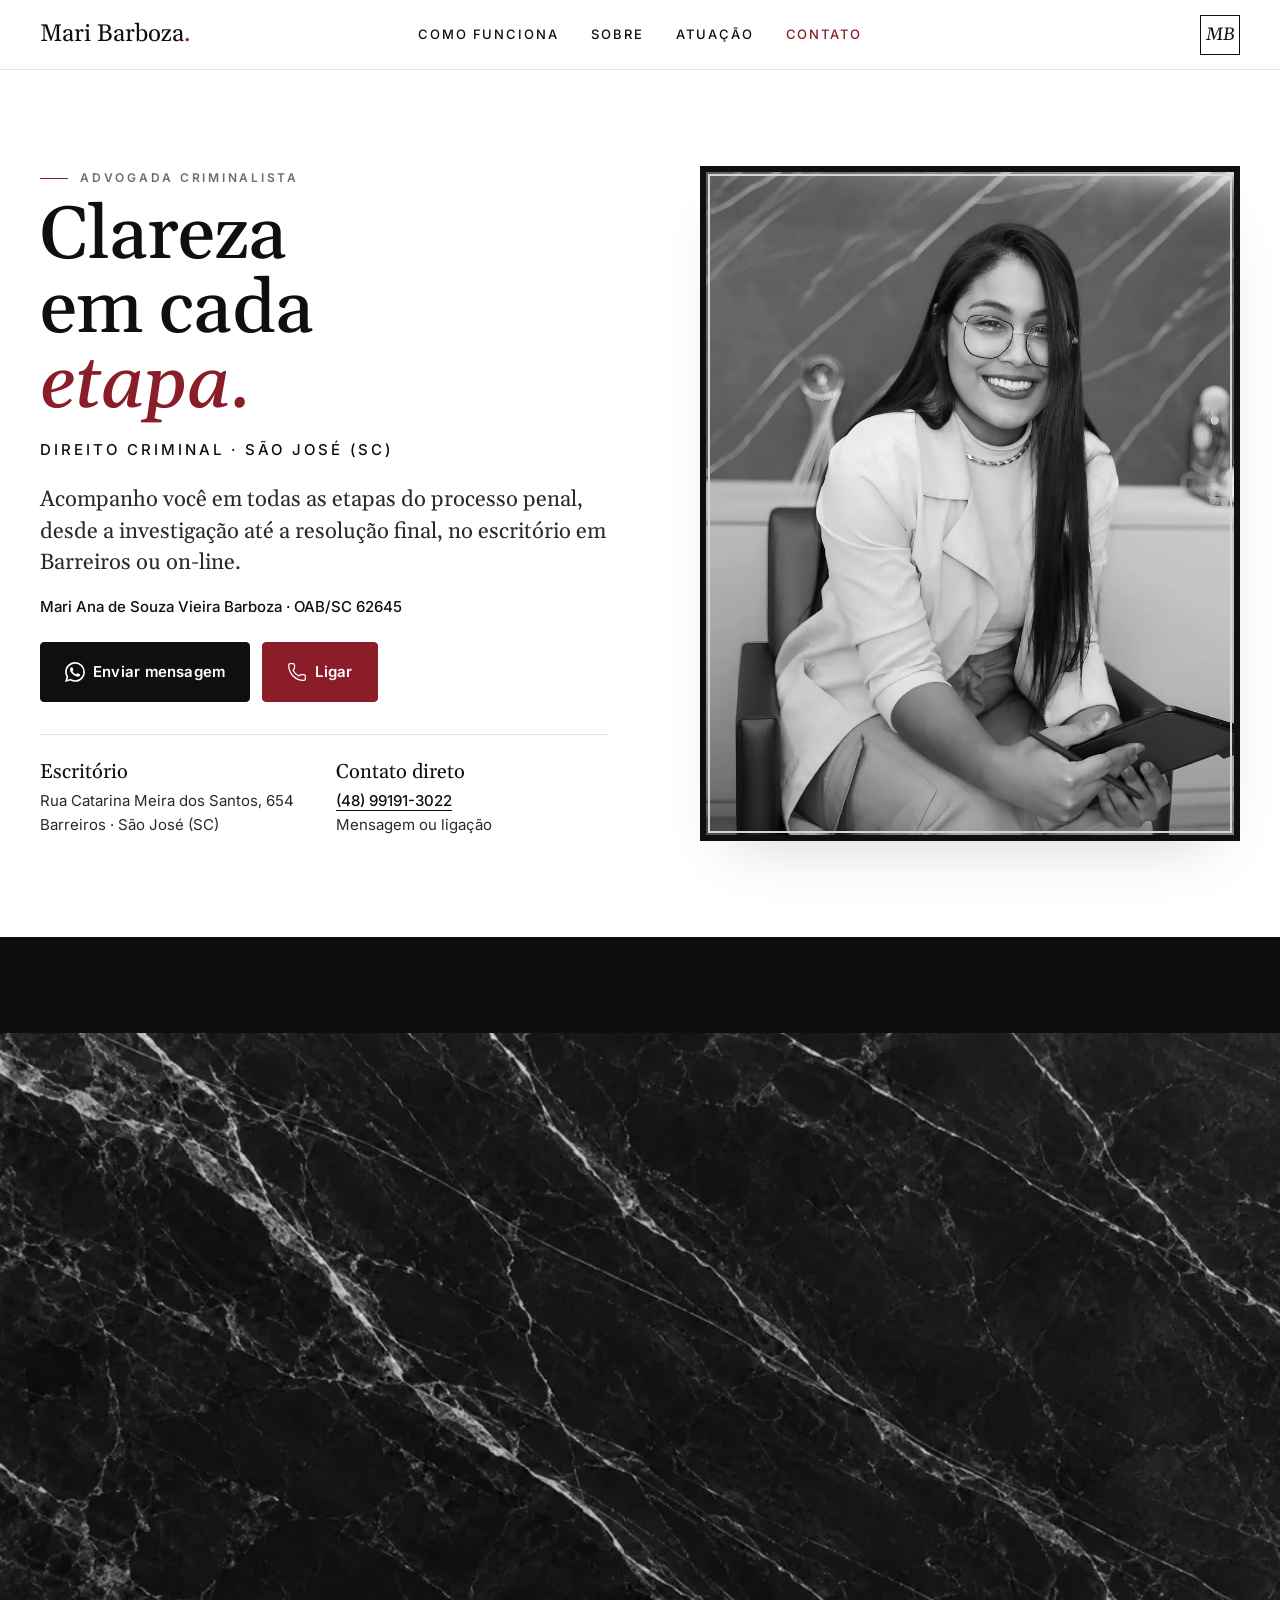
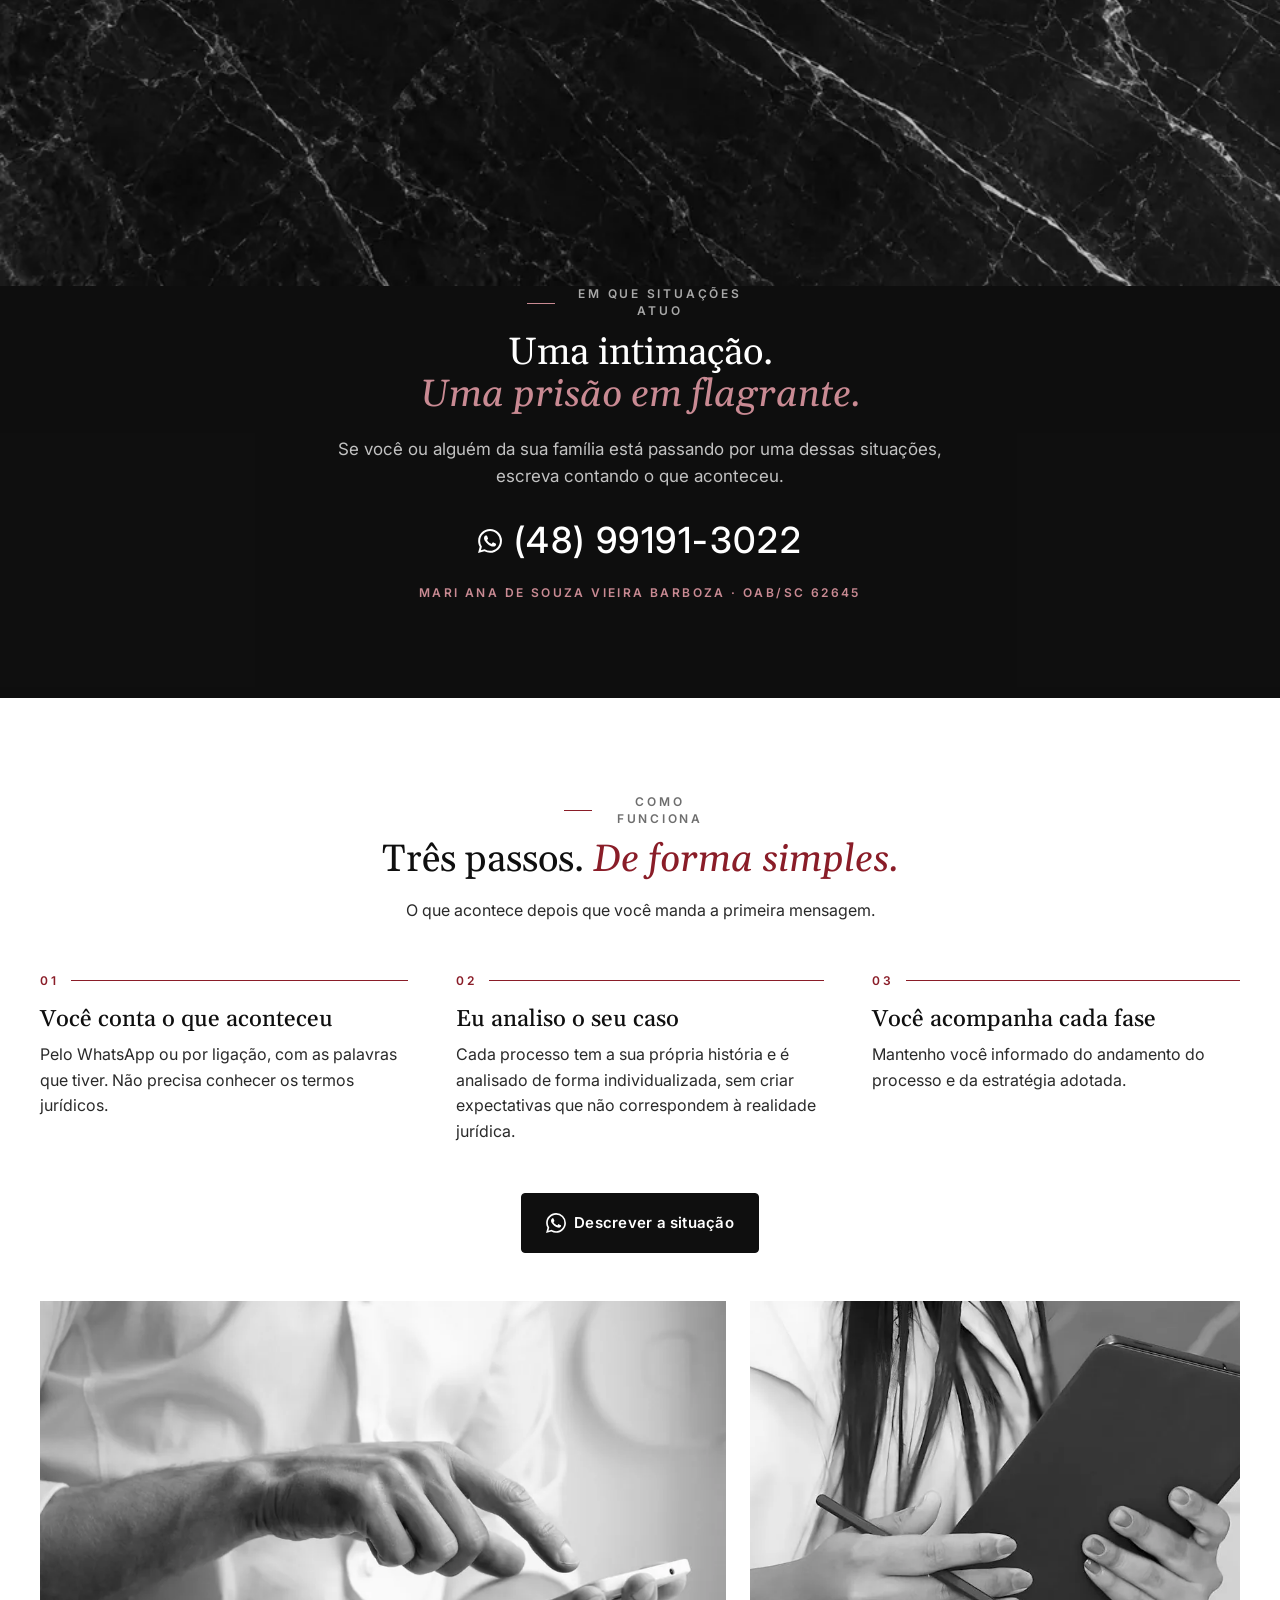
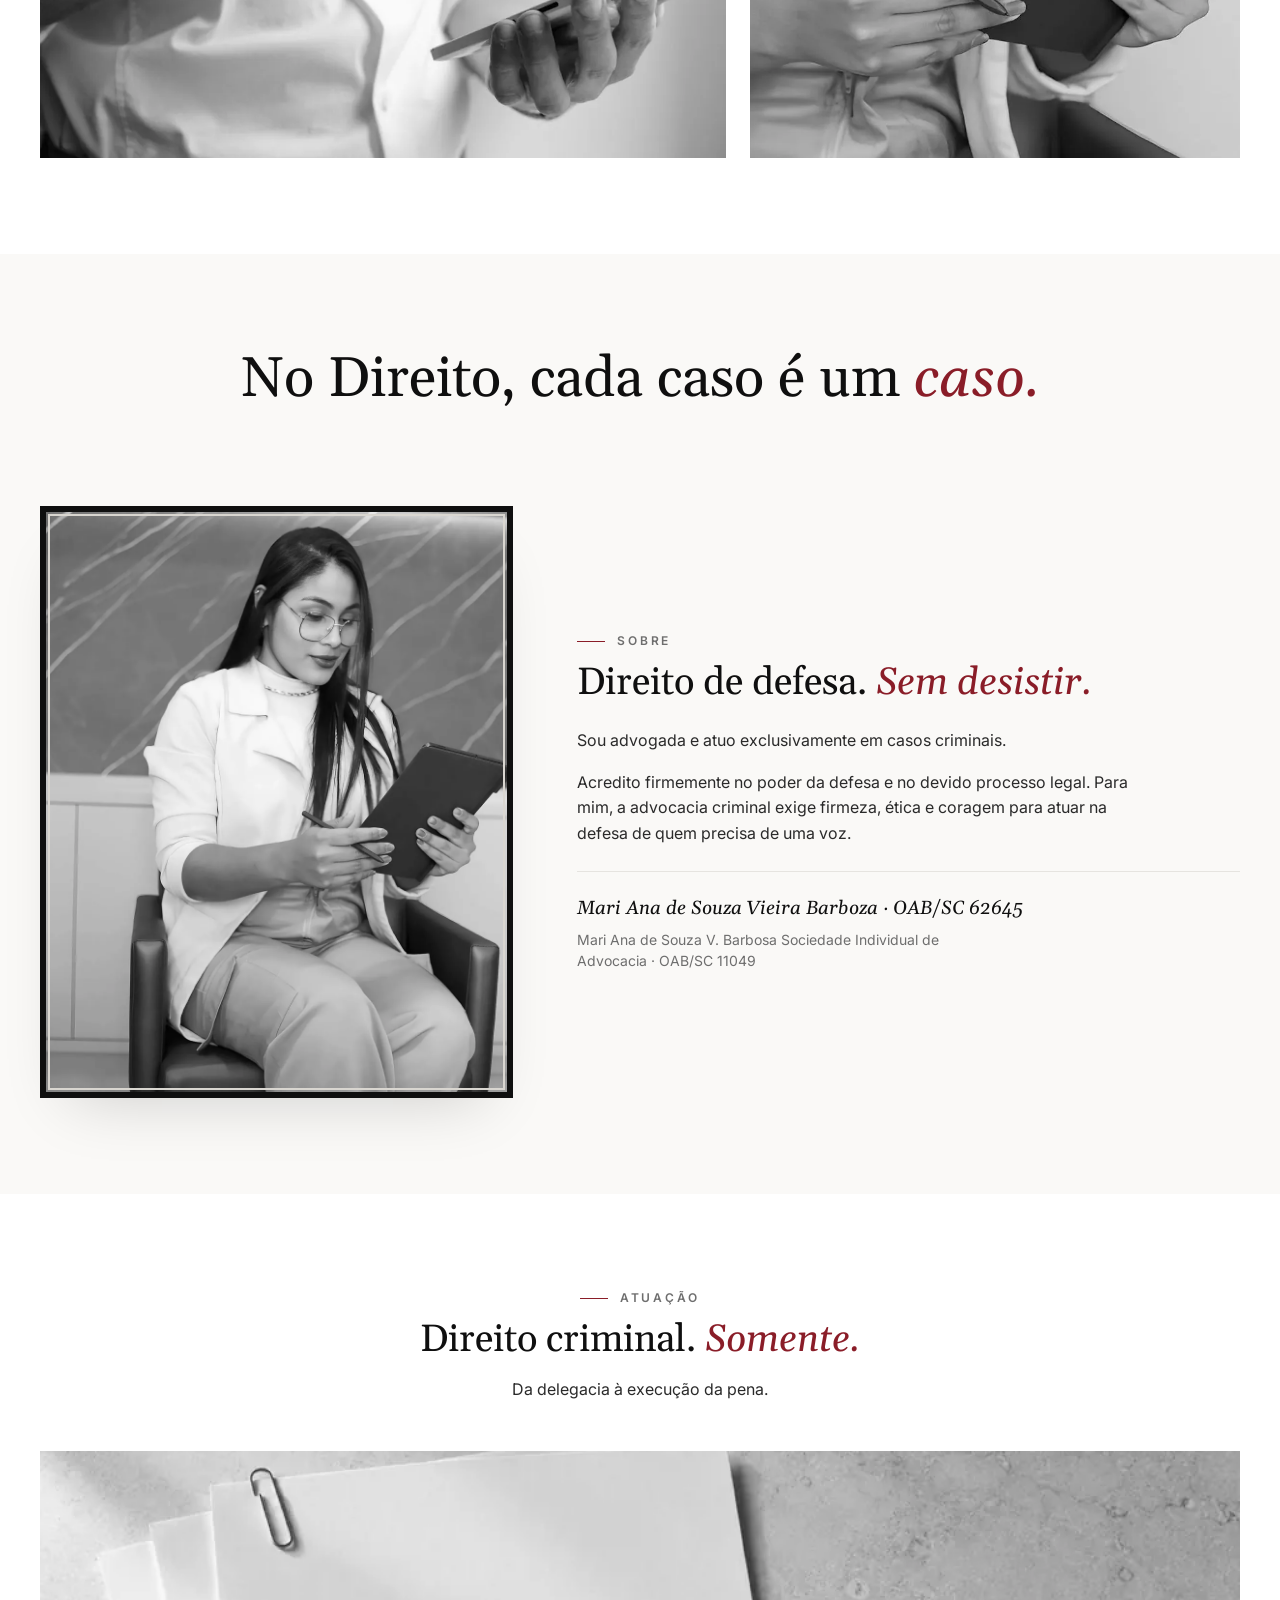
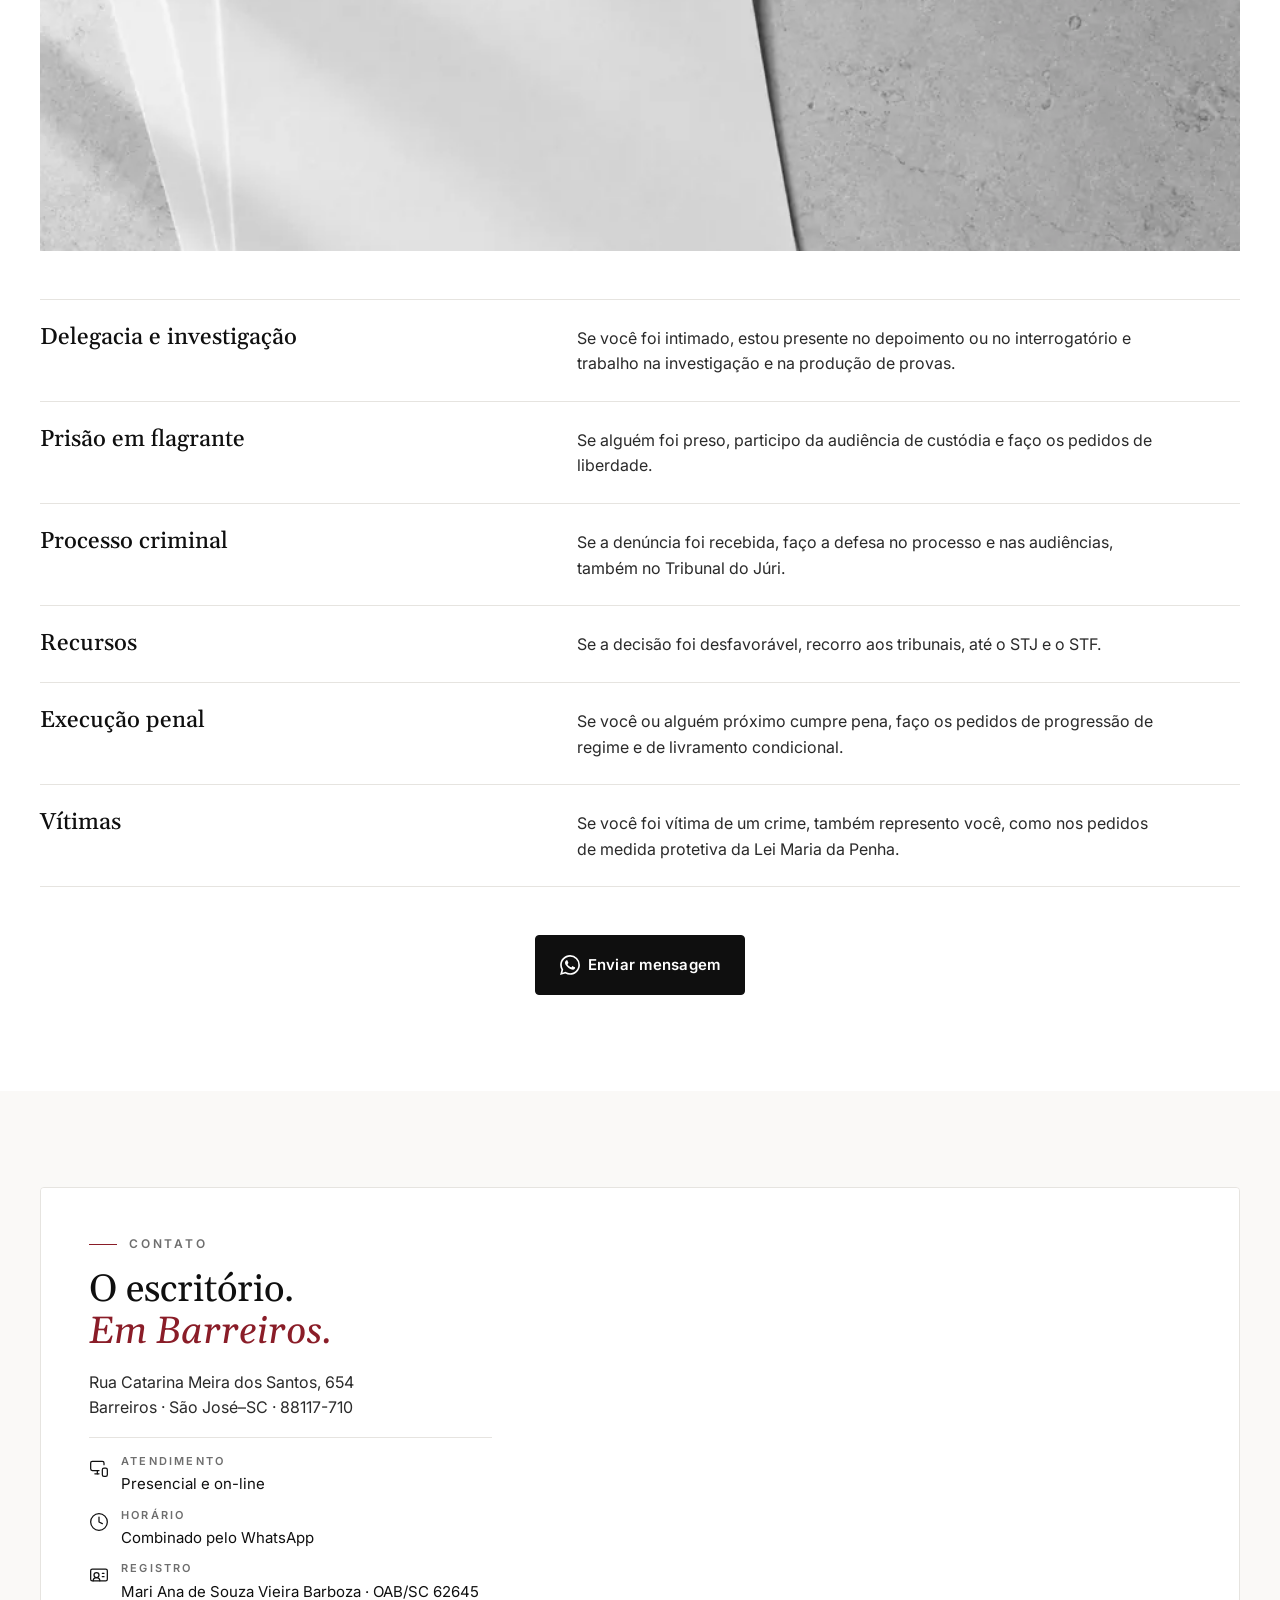
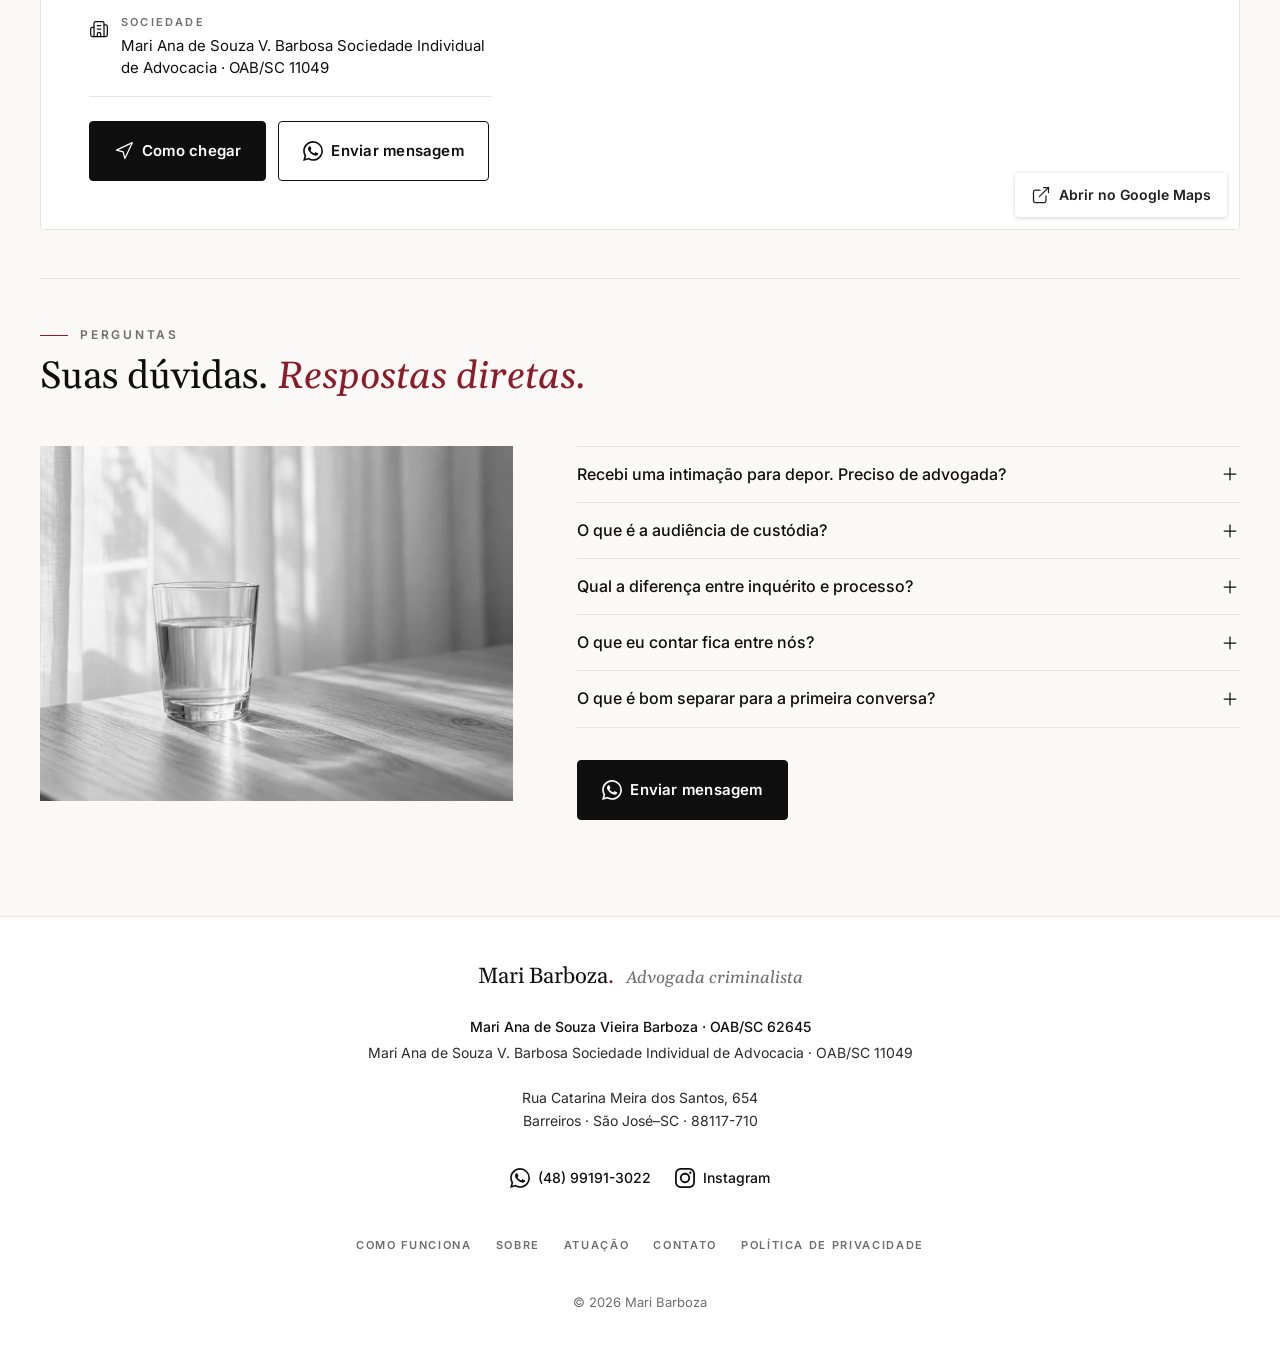
<file: index.html>
<!DOCTYPE html>
<html lang="pt-BR">
<head>
<meta charset="UTF-8">
<meta name="viewport" content="width=device-width, initial-scale=1">
<!-- PRÉ-VENDA: não remover até o Armin fechar a venda -->
<meta name="robots" content="noindex, nofollow">
<title>Mari Barboza · Advogada criminalista em São José (SC)</title>
<meta name="description" content="Advogada criminalista em Barreiros, São José (SC), OAB/SC 62645. Acompanhamento da investigação ao fim do processo, presencial e on-line.">
<meta property="og:title" content="Mari Barboza · Advogada criminalista em São José (SC)">
<meta property="og:description" content="Advogada criminalista em Barreiros, São José (SC), OAB/SC 62645. Acompanhamento da investigação ao fim do processo, presencial e on-line.">
<meta property="og:type" content="website">
<meta property="og:locale" content="pt_BR">
<meta property="og:image" content="https://infomediamethods-sys.github.io/mari-ana-barboza-advogada/assets/img/og-imagem.jpg">
<link rel="icon" href="data:image/svg+xml,%3Csvg xmlns='http://www.w3.org/2000/svg' viewBox='0 0 64 64'%3E%3Crect width='64' height='64' fill='%23FAF9F7'/%3E%3Crect x='4' y='4' width='56' height='56' fill='none' stroke='%230F0F0F' stroke-width='2'/%3E%3Ctext x='32' y='42' font-family='Georgia,serif' font-style='italic' font-size='26' text-anchor='middle' fill='%230F0F0F'%3EMB%3C/text%3E%3C/svg%3E">
<link rel="preconnect" href="https://fonts.googleapis.com">
<link rel="preconnect" href="https://fonts.gstatic.com" crossorigin>
<link href="https://fonts.googleapis.com/css2?family=Gelasio:ital,wght@0,400;0,500;1,400;1,500&amp;family=Inter:wght@400;500;600&amp;display=swap" rel="stylesheet">
<link rel="preload" as="image" media="(max-width: 899px)" imagesrcset="assets/img/heroi-retrato-480.webp 480w, assets/img/heroi-retrato-960.webp 960w" imagesizes="100vw">
<link rel="stylesheet" href="assets/css/base.css">
<link rel="stylesheet" href="assets/css/style.css">
<script type="application/ld+json">
{
  "@context": "https://schema.org",
  "@graph": [
    {
      "@type": "Person",
      "@id": "#mari",
      "name": "Mari Ana de Souza Vieira Barboza",
      "alternateName": "Mari Barboza",
      "jobTitle": "Advogada criminalista",
      "identifier": "OAB/SC 62645",
      "sameAs": ["https://www.instagram.com/maribarbozaadv/"],
      "worksFor": { "@id": "#escritorio" }
    },
    {
      "@type": "LegalService",
      "@id": "#escritorio",
      "name": "Mari Barboza · Advogada criminalista",
      "legalName": "Mari Ana de Souza V. Barbosa Sociedade Individual de Advocacia",
      "identifier": "OAB/SC 11049",
      "address": {
        "@type": "PostalAddress",
        "streetAddress": "Rua Catarina Meira dos Santos, 654",
        "addressLocality": "São José",
        "addressRegion": "SC",
        "postalCode": "88117-710",
        "addressCountry": "BR"
      },
      "geo": { "@type": "GeoCoordinates", "latitude": -27.5734611, "longitude": -48.6101698 },
      "telephone": "+55-48-99191-3022",
      "image": "https://infomediamethods-sys.github.io/mari-ana-barboza-advogada/assets/img/og-imagem.jpg",
      "url": "https://infomediamethods-sys.github.io/mari-ana-barboza-advogada/"
    }
  ]
}
</script>
</head>
<body>
<a class="pular-conteudo" href="#conteudo">Pular para o conteúdo</a>

<header class="cabecalho" data-header>
  <div class="container cabecalho__barra">
    <a class="marca" href="#inicio">Mari Barboza<span class="marca__ponto">.</span></a>
    <nav class="cabecalho__nav" aria-label="Seções">
      <ul role="list">
        <li><a href="#como-funciona">Como funciona</a></li>
        <li><a href="#sobre">Sobre</a></li>
        <li><a href="#atuacao">Atuação</a></li>
        <li><a class="cabecalho__destaque" href="#onde-fica">Contato</a></li>
      </ul>
    </nav>
    <span class="monograma" aria-hidden="true">MB</span>
    <a class="botao botao--primario cabecalho__whatsapp" href="https://wa.me/5548991913022?text=Ol%C3%A1%2C%20Dra.%20Mari%20Ana.%20Encontrei%20seu%20site%20e%20gostaria%20de%20conversar%20sobre%20uma%20situa%C3%A7%C3%A3o." target="_blank" rel="noopener" aria-label="Enviar mensagem pelo WhatsApp"><svg class="icone icone--marca" width="20" height="20" fill="currentColor" aria-hidden="true" focusable="false" role="img" viewBox="0 0 24 24" xmlns="http://www.w3.org/2000/svg"><path d="M17.472 14.382c-.297-.149-1.758-.867-2.03-.967-.273-.099-.471-.148-.67.15-.197.297-.767.966-.94 1.164-.173.199-.347.223-.644.075-.297-.15-1.255-.463-2.39-1.475-.883-.788-1.48-1.761-1.653-2.059-.173-.297-.018-.458.13-.606.134-.133.298-.347.446-.52.149-.174.198-.298.298-.497.099-.198.05-.371-.025-.52-.075-.149-.669-1.612-.916-2.207-.242-.579-.487-.5-.669-.51-.173-.008-.371-.01-.57-.01-.198 0-.52.074-.792.372-.272.297-1.04 1.016-1.04 2.479 0 1.462 1.065 2.875 1.213 3.074.149.198 2.096 3.2 5.077 4.487.709.306 1.262.489 1.694.625.712.227 1.36.195 1.871.118.571-.085 1.758-.719 2.006-1.413.248-.694.248-1.289.173-1.413-.074-.124-.272-.198-.57-.347m-5.421 7.403h-.004a9.87 9.87 0 01-5.031-1.378l-.361-.214-3.741.982.998-3.648-.235-.374a9.86 9.86 0 01-1.51-5.26c.001-5.45 4.436-9.884 9.888-9.884 2.64 0 5.122 1.03 6.988 2.898a9.825 9.825 0 012.893 6.994c-.003 5.45-4.437 9.884-9.885 9.884m8.413-18.297A11.815 11.815 0 0012.05 0C5.495 0 .16 5.335.157 11.892c0 2.096.547 4.142 1.588 5.945L.057 24l6.305-1.654a11.882 11.882 0 005.683 1.448h.005c6.554 0 11.89-5.335 11.893-11.893a11.821 11.821 0 00-3.48-8.413Z"/></svg>WhatsApp</a>
  </div>
</header>

<main id="conteudo">

  <!-- 1. Herói -->
  <section class="secao heroi" id="inicio" data-heroi>
    <div class="container heroi__grade">
      <div class="heroi__texto">
        <p class="rotulo">Advogada criminalista</p>
        <h1 class="heroi__titulo"><span class="linha">Clareza</span> <span class="linha">em cada</span> <em class="linha">etapa.</em></h1>
        <p class="heroi__sub">Direito criminal · São José (SC)</p>
        <p class="heroi__lead">Acompanho você em todas as etapas do processo penal, desde a investigação até a resolução final, no escritório em Barreiros ou on-line.</p>
        <p class="identificacao">Mari Ana de Souza Vieira <span class="nowrap">Barboza · OAB/SC 62645</span></p>
        <div class="heroi__botoes">
          <a class="botao botao--primario" href="https://wa.me/5548991913022?text=Ol%C3%A1%2C%20Dra.%20Mari%20Ana.%20Encontrei%20seu%20site%20e%20gostaria%20de%20conversar%20sobre%20uma%20situa%C3%A7%C3%A3o." target="_blank" rel="noopener"><svg class="icone icone--marca" width="20" height="20" fill="currentColor" aria-hidden="true" focusable="false" role="img" viewBox="0 0 24 24" xmlns="http://www.w3.org/2000/svg"><path d="M17.472 14.382c-.297-.149-1.758-.867-2.03-.967-.273-.099-.471-.148-.67.15-.197.297-.767.966-.94 1.164-.173.199-.347.223-.644.075-.297-.15-1.255-.463-2.39-1.475-.883-.788-1.48-1.761-1.653-2.059-.173-.297-.018-.458.13-.606.134-.133.298-.347.446-.52.149-.174.198-.298.298-.497.099-.198.05-.371-.025-.52-.075-.149-.669-1.612-.916-2.207-.242-.579-.487-.5-.669-.51-.173-.008-.371-.01-.57-.01-.198 0-.52.074-.792.372-.272.297-1.04 1.016-1.04 2.479 0 1.462 1.065 2.875 1.213 3.074.149.198 2.096 3.2 5.077 4.487.709.306 1.262.489 1.694.625.712.227 1.36.195 1.871.118.571-.085 1.758-.719 2.006-1.413.248-.694.248-1.289.173-1.413-.074-.124-.272-.198-.57-.347m-5.421 7.403h-.004a9.87 9.87 0 01-5.031-1.378l-.361-.214-3.741.982.998-3.648-.235-.374a9.86 9.86 0 01-1.51-5.26c.001-5.45 4.436-9.884 9.888-9.884 2.64 0 5.122 1.03 6.988 2.898a9.825 9.825 0 012.893 6.994c-.003 5.45-4.437 9.884-9.885 9.884m8.413-18.297A11.815 11.815 0 0012.05 0C5.495 0 .16 5.335.157 11.892c0 2.096.547 4.142 1.588 5.945L.057 24l6.305-1.654a11.882 11.882 0 005.683 1.448h.005c6.554 0 11.89-5.335 11.893-11.893a11.821 11.821 0 00-3.48-8.413Z"/></svg>Enviar mensagem</a>
          <a class="botao botao--secundario" href="tel:+5548991913022"><svg aria-hidden="true" focusable="false" class="icone icone--phone" xmlns="http://www.w3.org/2000/svg" width="20" height="20" viewBox="0 0 24 24" fill="none" stroke="currentColor" stroke-width="1.5" stroke-linecap="round" stroke-linejoin="round" ><path d="M13.832 16.568a1 1 0 0 0 1.213-.303l.355-.465A2 2 0 0 1 17 15h3a2 2 0 0 1 2 2v3a2 2 0 0 1-2 2A18 18 0 0 1 2 4a2 2 0 0 1 2-2h3a2 2 0 0 1 2 2v3a2 2 0 0 1-.8 1.6l-.468.351a1 1 0 0 0-.292 1.233 14 14 0 0 0 6.392 6.384" /></svg>Ligar</a>
        </div>
        <div class="heroi__contato">
          <div>
            <p class="heroi__contato-titulo">Escritório</p>
            <p>Rua Catarina Meira dos Santos, 654<br>Barreiros · São José (SC)</p>
          </div>
          <div>
            <p class="heroi__contato-titulo">Contato direto</p>
            <p><a class="link-tel" href="tel:+5548991913022">(48) 99191-3022</a><br>Mensagem ou ligação</p>
          </div>
        </div>
      </div>
      <div class="retrato heroi__retrato">
        <picture>
  <source type="image/webp" media="(max-width: 899px)" srcset="assets/img/heroi-retrato-480.webp 480w, assets/img/heroi-retrato-960.webp 960w" sizes="100vw">
  <source type="image/webp" srcset="assets/img/heroi-retrato-960.webp 960w" sizes="100vw">
  <img src="assets/img/heroi-retrato-960.jpg" width="1560" height="1950" alt="Mari Barboza, advogada criminalista, sorrindo, com um tablet nas mãos" decoding="async" fetchpriority="high">
</picture>
      </div>
    </div>
  </section>

  <!-- 2. Situações (faixa preta) -->
  <section class="secao faixa" id="situacoes">
    <picture>
  <source type="image/webp" media="(max-width: 899px)" srcset="assets/img/faixa-marmore-480.webp 480w, assets/img/faixa-marmore-960.webp 960w" sizes="100vw">
  <source type="image/webp" srcset="assets/img/faixa-marmore-960.webp 960w, assets/img/faixa-marmore-1600.webp 1600w" sizes="50vw">
  <img src="assets/img/faixa-marmore-960.jpg" width="2000" height="1333" alt="" decoding="async">
</picture>
    <div class="container--estreito faixa__conteudo">
      <p class="rotulo">Em que situações atuo</p>
      <h2>Uma intimação. <em>Uma prisão em flagrante.</em></h2>
      <p class="faixa__texto">Se você ou alguém da sua família está passando por uma dessas situações, escreva contando o que aconteceu.</p>
      <a class="faixa__telefone" href="https://wa.me/5548991913022?text=Ol%C3%A1%2C%20Dra.%20Mari%20Ana.%20Gostaria%20de%20explicar%20o%20que%20aconteceu%20e%20entender%20os%20pr%C3%B3ximos%20passos." target="_blank" rel="noopener" aria-label="Enviar mensagem pelo WhatsApp para (48) 99191-3022"><svg class="icone icone--marca" width="24" height="24" fill="currentColor" aria-hidden="true" focusable="false" role="img" viewBox="0 0 24 24" xmlns="http://www.w3.org/2000/svg"><path d="M17.472 14.382c-.297-.149-1.758-.867-2.03-.967-.273-.099-.471-.148-.67.15-.197.297-.767.966-.94 1.164-.173.199-.347.223-.644.075-.297-.15-1.255-.463-2.39-1.475-.883-.788-1.48-1.761-1.653-2.059-.173-.297-.018-.458.13-.606.134-.133.298-.347.446-.52.149-.174.198-.298.298-.497.099-.198.05-.371-.025-.52-.075-.149-.669-1.612-.916-2.207-.242-.579-.487-.5-.669-.51-.173-.008-.371-.01-.57-.01-.198 0-.52.074-.792.372-.272.297-1.04 1.016-1.04 2.479 0 1.462 1.065 2.875 1.213 3.074.149.198 2.096 3.2 5.077 4.487.709.306 1.262.489 1.694.625.712.227 1.36.195 1.871.118.571-.085 1.758-.719 2.006-1.413.248-.694.248-1.289.173-1.413-.074-.124-.272-.198-.57-.347m-5.421 7.403h-.004a9.87 9.87 0 01-5.031-1.378l-.361-.214-3.741.982.998-3.648-.235-.374a9.86 9.86 0 01-1.51-5.26c.001-5.45 4.436-9.884 9.888-9.884 2.64 0 5.122 1.03 6.988 2.898a9.825 9.825 0 012.893 6.994c-.003 5.45-4.437 9.884-9.885 9.884m8.413-18.297A11.815 11.815 0 0012.05 0C5.495 0 .16 5.335.157 11.892c0 2.096.547 4.142 1.588 5.945L.057 24l6.305-1.654a11.882 11.882 0 005.683 1.448h.005c6.554 0 11.89-5.335 11.893-11.893a11.821 11.821 0 00-3.48-8.413Z"/></svg><span class="nowrap">(48) 99191-3022</span></a>
      <p class="faixa__nota">Mari Ana de Souza Vieira <span class="nowrap">Barboza · OAB/SC 62645</span></p>
    </div>
  </section>

  <!-- 3. Como funciona -->
  <section class="secao funciona" id="como-funciona">
    <div class="container">
      <div class="cabeca cabeca--centro cabeca--esq-celular">
        <p class="rotulo">Como funciona</p>
        <h2>Três passos. <em>De forma simples.</em></h2>
        <p class="cabeca__apoio">O que acontece depois que você manda a primeira mensagem.</p>
      </div>
      <ol class="passos" role="list">
        <li><div class="entra" data-lado="esq">
          <p class="passo__num">01</p>
          <h3>Você conta o que aconteceu</h3>
          <p>Pelo WhatsApp ou por ligação, com as palavras que tiver. Não precisa conhecer os termos jurídicos.</p>
        </div></li>
        <li><div class="entra" data-lado="dir">
          <p class="passo__num">02</p>
          <h3>Eu analiso o seu caso</h3>
          <p>Cada processo tem a sua própria história e é analisado de forma individualizada, sem criar expectativas que não correspondem à realidade jurídica.</p>
        </div></li>
        <li><div class="entra" data-lado="esq">
          <p class="passo__num">03</p>
          <h3>Você acompanha cada fase</h3>
          <p>Mantenho você informado do andamento do processo e da estratégia adotada.</p>
        </div></li>
      </ol>
      <div class="funciona__acao">
        <a class="botao botao--primario" href="https://wa.me/5548991913022?text=Ol%C3%A1%2C%20Dra.%20Mari%20Ana.%20Gostaria%20de%20descrever%20minha%20situa%C3%A7%C3%A3o%20para%20uma%20primeira%20conversa." target="_blank" rel="noopener"><svg class="icone icone--marca" width="20" height="20" fill="currentColor" aria-hidden="true" focusable="false" role="img" viewBox="0 0 24 24" xmlns="http://www.w3.org/2000/svg"><path d="M17.472 14.382c-.297-.149-1.758-.867-2.03-.967-.273-.099-.471-.148-.67.15-.197.297-.767.966-.94 1.164-.173.199-.347.223-.644.075-.297-.15-1.255-.463-2.39-1.475-.883-.788-1.48-1.761-1.653-2.059-.173-.297-.018-.458.13-.606.134-.133.298-.347.446-.52.149-.174.198-.298.298-.497.099-.198.05-.371-.025-.52-.075-.149-.669-1.612-.916-2.207-.242-.579-.487-.5-.669-.51-.173-.008-.371-.01-.57-.01-.198 0-.52.074-.792.372-.272.297-1.04 1.016-1.04 2.479 0 1.462 1.065 2.875 1.213 3.074.149.198 2.096 3.2 5.077 4.487.709.306 1.262.489 1.694.625.712.227 1.36.195 1.871.118.571-.085 1.758-.719 2.006-1.413.248-.694.248-1.289.173-1.413-.074-.124-.272-.198-.57-.347m-5.421 7.403h-.004a9.87 9.87 0 01-5.031-1.378l-.361-.214-3.741.982.998-3.648-.235-.374a9.86 9.86 0 01-1.51-5.26c.001-5.45 4.436-9.884 9.888-9.884 2.64 0 5.122 1.03 6.988 2.898a9.825 9.825 0 012.893 6.994c-.003 5.45-4.437 9.884-9.885 9.884m8.413-18.297A11.815 11.815 0 0012.05 0C5.495 0 .16 5.335.157 11.892c0 2.096.547 4.142 1.588 5.945L.057 24l6.305-1.654a11.882 11.882 0 005.683 1.448h.005c6.554 0 11.89-5.335 11.893-11.893a11.821 11.821 0 00-3.48-8.413Z"/></svg>Descrever a situação</a>
      </div>
      <div class="funciona__imagens">
        <div class="midia funciona__img funciona__img--mensagem">
          <picture>
  <source type="image/webp" media="(max-width: 899px)" srcset="assets/img/funciona-mensagem-480.webp 480w, assets/img/funciona-mensagem-960.webp 960w" sizes="100vw">
  <source type="image/webp" srcset="assets/img/funciona-mensagem-960.webp 960w, assets/img/funciona-mensagem-1600.webp 1600w" sizes="50vw">
  <img src="assets/img/funciona-mensagem-960.jpg" width="1600" height="1200" alt="Mãos digitando uma mensagem no celular" decoding="async">
</picture>
        </div>
        <div class="midia funciona__img funciona__img--detalhe">
          <picture>
  <source type="image/webp" media="(max-width: 899px)" srcset="assets/img/funciona-detalhe-480.webp 480w, assets/img/funciona-detalhe-960.webp 960w" sizes="100vw">
  <source type="image/webp" srcset="assets/img/funciona-detalhe-960.webp 960w" sizes="50vw">
  <img src="assets/img/funciona-detalhe-960.jpg" width="900" height="675" alt="Mãos de Mari Barboza com caneta e tablet" decoding="async" loading="lazy">
</picture>
        </div>
      </div>
    </div>
  </section>

  <!-- 4. Frase grande -->
  <section class="secao frase" aria-label="Frase">
    <div class="container">
      <h2 class="frase-grande">No Direito, cada caso é um <em>caso.</em></h2>
    </div>
  </section>

  <!-- 5. Sobre -->
  <section class="secao sobre" id="sobre">
    <div class="container sobre__grade">
      <div class="sobre__cabeca">
        <p class="rotulo">Sobre</p>
        <h2>Direito de defesa. <em>Sem desistir.</em></h2>
      </div>
      <div class="retrato sobre__retrato">
        <picture>
  <source type="image/webp" media="(max-width: 899px)" srcset="assets/img/sobre-retrato-480.webp 480w, assets/img/sobre-retrato-960.webp 960w" sizes="100vw">
  <source type="image/webp" srcset="assets/img/sobre-retrato-960.webp 960w, assets/img/sobre-retrato-1600.webp 1600w" sizes="50vw">
  <img src="assets/img/sobre-retrato-960.jpg" width="1600" height="2000" alt="Mari Barboza lendo no tablet, com uma caneta na mão" decoding="async" loading="lazy">
</picture>
      </div>
      <div class="sobre__texto">
        <p>Sou advogada e atuo exclusivamente em casos criminais.</p>
        <p>Acredito firmemente no poder da defesa e no devido processo legal. Para mim, a advocacia criminal exige firmeza, ética e coragem para atuar na defesa de quem precisa de uma voz.</p>
        <div class="assinatura">
          <p class="assinatura__nome">Mari Ana de Souza Vieira <span class="nowrap">Barboza · OAB/SC 62645</span></p>
          <p class="assinatura__sociedade">Mari Ana de Souza V. Barbosa Sociedade Individual de <span class="nowrap">Advocacia · OAB/SC 11049</span></p>
        </div>
      </div>
    </div>
  </section>

  <!-- 6. Atuação -->
  <section class="secao atuacao" id="atuacao">
    <div class="container">
      <div class="cabeca cabeca--centro cabeca--esq-celular">
        <p class="rotulo">Atuação</p>
        <h2>Direito criminal. <em>Somente.</em></h2>
        <p class="cabeca__apoio">Da delegacia à execução da pena.</p>
      </div>
      <div class="midia atuacao__faixa">
        <picture>
  <source type="image/webp" media="(max-width: 899px)" srcset="assets/img/atuacao-papeis-480.webp 480w, assets/img/atuacao-papeis-960.webp 960w" sizes="100vw">
  <source type="image/webp" srcset="assets/img/atuacao-papeis-960.webp 960w, assets/img/atuacao-papeis-1600.webp 1600w" sizes="50vw">
  <img src="assets/img/atuacao-papeis-960.jpg" width="1600" height="1200" alt="" decoding="async" loading="lazy">
</picture>
      </div>
      <ul class="atuacao__lista" role="list">
        <li><div class="entra" data-lado="esq"><h3>Delegacia e investigação</h3><p>Se você foi intimado, estou presente no depoimento ou no interrogatório e trabalho na investigação e na produção de provas.</p></div></li>
        <li><div class="entra" data-lado="dir"><h3>Prisão em flagrante</h3><p>Se alguém foi preso, participo da audiência de custódia e faço os pedidos de liberdade.</p></div></li>
        <li><div class="entra" data-lado="esq"><h3>Processo criminal</h3><p>Se a denúncia foi recebida, faço a defesa no processo e nas audiências, também no Tribunal do Júri.</p></div></li>
        <li><div class="entra" data-lado="dir"><h3>Recursos</h3><p>Se a decisão foi desfavorável, recorro aos tribunais, até o STJ e o STF.</p></div></li>
        <li><div class="entra" data-lado="esq"><h3>Execução penal</h3><p>Se você ou alguém próximo cumpre pena, faço os pedidos de progressão de regime e de livramento condicional.</p></div></li>
        <li><div class="entra" data-lado="dir"><h3>Vítimas</h3><p>Se você foi vítima de um crime, também represento você, como nos pedidos de medida protetiva da Lei Maria da Penha.</p></div></li>
      </ul>
      <div class="atuacao__acao">
        <a class="botao botao--primario" href="https://wa.me/5548991913022?text=Ol%C3%A1%2C%20Dra.%20Mari%20Ana.%20Gostaria%20de%20saber%20se%20a%20senhora%20atua%20no%20meu%20caso%2C%20na%20%C3%A1rea%20criminal." target="_blank" rel="noopener"><svg class="icone icone--marca" width="20" height="20" fill="currentColor" aria-hidden="true" focusable="false" role="img" viewBox="0 0 24 24" xmlns="http://www.w3.org/2000/svg"><path d="M17.472 14.382c-.297-.149-1.758-.867-2.03-.967-.273-.099-.471-.148-.67.15-.197.297-.767.966-.94 1.164-.173.199-.347.223-.644.075-.297-.15-1.255-.463-2.39-1.475-.883-.788-1.48-1.761-1.653-2.059-.173-.297-.018-.458.13-.606.134-.133.298-.347.446-.52.149-.174.198-.298.298-.497.099-.198.05-.371-.025-.52-.075-.149-.669-1.612-.916-2.207-.242-.579-.487-.5-.669-.51-.173-.008-.371-.01-.57-.01-.198 0-.52.074-.792.372-.272.297-1.04 1.016-1.04 2.479 0 1.462 1.065 2.875 1.213 3.074.149.198 2.096 3.2 5.077 4.487.709.306 1.262.489 1.694.625.712.227 1.36.195 1.871.118.571-.085 1.758-.719 2.006-1.413.248-.694.248-1.289.173-1.413-.074-.124-.272-.198-.57-.347m-5.421 7.403h-.004a9.87 9.87 0 01-5.031-1.378l-.361-.214-3.741.982.998-3.648-.235-.374a9.86 9.86 0 01-1.51-5.26c.001-5.45 4.436-9.884 9.888-9.884 2.64 0 5.122 1.03 6.988 2.898a9.825 9.825 0 012.893 6.994c-.003 5.45-4.437 9.884-9.885 9.884m8.413-18.297A11.815 11.815 0 0012.05 0C5.495 0 .16 5.335.157 11.892c0 2.096.547 4.142 1.588 5.945L.057 24l6.305-1.654a11.882 11.882 0 005.683 1.448h.005c6.554 0 11.89-5.335 11.893-11.893a11.821 11.821 0 00-3.48-8.413Z"/></svg>Enviar mensagem</a>
      </div>
    </div>
  </section>

  <!-- 7. Onde fica (componente padrão componentes/mapa.html.part) -->
  <section class="secao local" id="onde-fica" data-mapa>
    <div class="container local__grade">
      <div class="local__cartao">
        <p class="rotulo">Contato</p>
        <h2 class="local__titulo">O escritório. <em>Em Barreiros.</em></h2>
        <address class="local__endereco">
          Rua Catarina Meira dos Santos, 654<br>
          Barreiros · São José–SC · 88117-710
        </address>
        <ul class="local__fatos" role="list">
          <li><svg aria-hidden="true" focusable="false" class="icone icone--monitor-smartphone" xmlns="http://www.w3.org/2000/svg" width="20" height="20" viewBox="0 0 24 24" fill="none" stroke="currentColor" stroke-width="1.5" stroke-linecap="round" stroke-linejoin="round" ><path d="M18 8V6a2 2 0 0 0-2-2H4a2 2 0 0 0-2 2v7a2 2 0 0 0 2 2h8" /><path d="M10 19v-3.96 3.15" /><path d="M7 19h5" /><rect width="6" height="10" x="16" y="12" rx="2" /></svg><span class="fato"><span class="fato__rotulo">Atendimento</span><span class="fato__valor">Presencial e on-line</span></span></li>
          <li><svg aria-hidden="true" focusable="false" class="icone icone--clock" xmlns="http://www.w3.org/2000/svg" width="20" height="20" viewBox="0 0 24 24" fill="none" stroke="currentColor" stroke-width="1.5" stroke-linecap="round" stroke-linejoin="round" ><circle cx="12" cy="12" r="10" /><path d="M12 6v6l4 2" /></svg><span class="fato"><span class="fato__rotulo">Horário</span><span class="fato__valor">Combinado pelo WhatsApp</span></span></li>
          <li><svg aria-hidden="true" focusable="false" class="icone icone--id-card" xmlns="http://www.w3.org/2000/svg" width="20" height="20" viewBox="0 0 24 24" fill="none" stroke="currentColor" stroke-width="1.5" stroke-linecap="round" stroke-linejoin="round" ><path d="M13 19a4 4 0 00-8 0" /><path d="M16 10h2" /><path d="M16 14h2" /><circle cx="9" cy="12" r="3" /><rect x="2" y="5" width="20" height="14" rx="2" /></svg><span class="fato"><span class="fato__rotulo">Registro</span><span class="fato__valor">Mari Ana de Souza Vieira <span class="nowrap">Barboza · OAB/SC 62645</span></span></span></li>
          <li><svg aria-hidden="true" focusable="false" class="icone icone--building-2" xmlns="http://www.w3.org/2000/svg" width="20" height="20" viewBox="0 0 24 24" fill="none" stroke="currentColor" stroke-width="1.5" stroke-linecap="round" stroke-linejoin="round" ><path d="M10 12h4" /><path d="M10 8h4" /><path d="M14 21v-3a2 2 0 0 0-4 0v3" /><path d="M6 10H4a2 2 0 0 0-2 2v7a2 2 0 0 0 2 2h16a2 2 0 0 0 2-2V9a2 2 0 0 0-2-2h-2" /><path d="M6 21V5a2 2 0 0 1 2-2h8a2 2 0 0 1 2 2v16" /></svg><span class="fato"><span class="fato__rotulo">Sociedade</span><span class="fato__valor">Mari Ana de Souza V. Barbosa Sociedade Individual de <span class="nowrap">Advocacia · OAB/SC 11049</span></span></span></li>
        </ul>
        <div class="local__acoes">
          <a class="botao botao--primario" href="https://www.google.com/maps/dir/?api=1&amp;destination=Rua%20Catarina%20Meira%20dos%20Santos%2C%20654%2C%20Barreiros%2C%20S%C3%A3o%20Jos%C3%A9%20-%20SC%2C%2088117-710" target="_blank" rel="noopener"><svg aria-hidden="true" focusable="false" class="icone icone--navigation" xmlns="http://www.w3.org/2000/svg" width="20" height="20" viewBox="0 0 24 24" fill="none" stroke="currentColor" stroke-width="1.5" stroke-linecap="round" stroke-linejoin="round" ><polygon points="3 11 22 2 13 21 11 13 3 11" /></svg>Como chegar</a>
          <a class="botao botao--contorno local__so-computador" href="https://wa.me/5548991913022?text=Ol%C3%A1%2C%20Dra.%20Mari%20Ana.%20Gostaria%20de%20combinar%20um%20atendimento%20no%20escrit%C3%B3rio%20em%20Barreiros." target="_blank" rel="noopener"><svg class="icone icone--marca" width="20" height="20" fill="currentColor" aria-hidden="true" focusable="false" role="img" viewBox="0 0 24 24" xmlns="http://www.w3.org/2000/svg"><path d="M17.472 14.382c-.297-.149-1.758-.867-2.03-.967-.273-.099-.471-.148-.67.15-.197.297-.767.966-.94 1.164-.173.199-.347.223-.644.075-.297-.15-1.255-.463-2.39-1.475-.883-.788-1.48-1.761-1.653-2.059-.173-.297-.018-.458.13-.606.134-.133.298-.347.446-.52.149-.174.198-.298.298-.497.099-.198.05-.371-.025-.52-.075-.149-.669-1.612-.916-2.207-.242-.579-.487-.5-.669-.51-.173-.008-.371-.01-.57-.01-.198 0-.52.074-.792.372-.272.297-1.04 1.016-1.04 2.479 0 1.462 1.065 2.875 1.213 3.074.149.198 2.096 3.2 5.077 4.487.709.306 1.262.489 1.694.625.712.227 1.36.195 1.871.118.571-.085 1.758-.719 2.006-1.413.248-.694.248-1.289.173-1.413-.074-.124-.272-.198-.57-.347m-5.421 7.403h-.004a9.87 9.87 0 01-5.031-1.378l-.361-.214-3.741.982.998-3.648-.235-.374a9.86 9.86 0 01-1.51-5.26c.001-5.45 4.436-9.884 9.888-9.884 2.64 0 5.122 1.03 6.988 2.898a9.825 9.825 0 012.893 6.994c-.003 5.45-4.437 9.884-9.885 9.884m8.413-18.297A11.815 11.815 0 0012.05 0C5.495 0 .16 5.335.157 11.892c0 2.096.547 4.142 1.588 5.945L.057 24l6.305-1.654a11.882 11.882 0 005.683 1.448h.005c6.554 0 11.89-5.335 11.893-11.893a11.821 11.821 0 00-3.48-8.413Z"/></svg>Enviar mensagem</a>
        </div>
      </div>
      <a class="local__mapa" href="https://www.google.com/maps/place/Advogada+Criminalista+-+Mari+Barboza/data=!4m7!3m6!1s0x952749ded8e2e0a9:0xbcfbb0a92dccc48d!8m2!3d-27.5734611!4d-48.6101698!16s%2Fg%2F11v_423zbp!19sChIJqeDi2N5JJ5URjcTMLamw-7w" target="_blank" rel="noopener" aria-label="Abrir o escritório de Mari Barboza no Google Maps">
        <iframe src="https://www.google.com/maps?q=Rua%20Catarina%20Meira%20dos%20Santos%2C%20654%2C%20Barreiros%2C%20S%C3%A3o%20Jos%C3%A9%20-%20SC%2C%2088117-710&amp;z=16&amp;output=embed"
          title="Mapa: escritório de Mari Barboza em Barreiros, São José" loading="lazy" referrerpolicy="no-referrer-when-downgrade"
          tabindex="-1" aria-hidden="true"></iframe>
        <span class="local__selo"><svg aria-hidden="true" focusable="false" class="icone icone--external-link" xmlns="http://www.w3.org/2000/svg" width="20" height="20" viewBox="0 0 24 24" fill="none" stroke="currentColor" stroke-width="1.5" stroke-linecap="round" stroke-linejoin="round" ><path d="M15 3h6v6" /><path d="M10 14 21 3" /><path d="M18 13v6a2 2 0 0 1-2 2H5a2 2 0 0 1-2-2V8a2 2 0 0 1 2-2h6" /></svg>Abrir no Google Maps</span>
      </a>
    </div>
  </section>

  <!-- 8. Perguntas -->
  <section class="secao perguntas" id="perguntas">
    <div class="container perguntas__grade">
      <div class="perguntas__cabeca">
        <p class="rotulo">Perguntas</p>
        <h2>Suas dúvidas. <em>Respostas diretas.</em></h2>
      </div>
      <div class="midia perguntas__img">
        <picture>
  <source type="image/webp" media="(max-width: 899px)" srcset="assets/img/perguntas-luz-480.webp 480w, assets/img/perguntas-luz-960.webp 960w" sizes="100vw">
  <source type="image/webp" srcset="assets/img/perguntas-luz-960.webp 960w, assets/img/perguntas-luz-1600.webp 1600w" sizes="50vw">
  <img src="assets/img/perguntas-luz-960.jpg" width="1600" height="1200" alt="" decoding="async" loading="lazy">
</picture>
      </div>
      <div class="perguntas__lista">
        <div class="faq">
          <details>
            <summary>Recebi uma intimação para depor. Preciso de advogada?<span class="faq__icones"><svg aria-hidden="true" focusable="false" class="faq__mais icone icone--plus" xmlns="http://www.w3.org/2000/svg" width="20" height="20" viewBox="0 0 24 24" fill="none" stroke="currentColor" stroke-width="1.5" stroke-linecap="round" stroke-linejoin="round" ><path d="M5 12h14" /><path d="M12 5v14" /></svg><svg aria-hidden="true" focusable="false" class="faq__menos icone icone--minus" xmlns="http://www.w3.org/2000/svg" width="20" height="20" viewBox="0 0 24 24" fill="none" stroke="currentColor" stroke-width="1.5" stroke-linecap="round" stroke-linejoin="round" ><path d="M5 12h14" /></svg></span></summary>
            <div class="faq__resposta"><p>Se você é investigado, tem o direito de ficar em silêncio e de ter um advogado com você no depoimento. Se quiser, conversamos antes sobre o motivo da intimação e sobre como o depoimento funciona.</p></div>
          </details>
          <details>
            <summary>O que é a audiência de custódia?<span class="faq__icones"><svg aria-hidden="true" focusable="false" class="faq__mais icone icone--plus" xmlns="http://www.w3.org/2000/svg" width="20" height="20" viewBox="0 0 24 24" fill="none" stroke="currentColor" stroke-width="1.5" stroke-linecap="round" stroke-linejoin="round" ><path d="M5 12h14" /><path d="M12 5v14" /></svg><svg aria-hidden="true" focusable="false" class="faq__menos icone icone--minus" xmlns="http://www.w3.org/2000/svg" width="20" height="20" viewBox="0 0 24 24" fill="none" stroke="currentColor" stroke-width="1.5" stroke-linecap="round" stroke-linejoin="round" ><path d="M5 12h14" /></svg></span></summary>
            <div class="faq__resposta"><p>Depois de uma prisão em flagrante, a pessoa presa é levada a um juiz. Nessa audiência se verifica se a prisão foi legal e se ela pode responder em liberdade. Num momento de aflição, a família pode escrever contando o que sabe.</p></div>
          </details>
          <details>
            <summary>Qual a diferença entre inquérito e processo?<span class="faq__icones"><svg aria-hidden="true" focusable="false" class="faq__mais icone icone--plus" xmlns="http://www.w3.org/2000/svg" width="20" height="20" viewBox="0 0 24 24" fill="none" stroke="currentColor" stroke-width="1.5" stroke-linecap="round" stroke-linejoin="round" ><path d="M5 12h14" /><path d="M12 5v14" /></svg><svg aria-hidden="true" focusable="false" class="faq__menos icone icone--minus" xmlns="http://www.w3.org/2000/svg" width="20" height="20" viewBox="0 0 24 24" fill="none" stroke="currentColor" stroke-width="1.5" stroke-linecap="round" stroke-linejoin="round" ><path d="M5 12h14" /></svg></span></summary>
            <div class="faq__resposta"><p>O inquérito é a investigação, conduzida pela polícia. O processo começa quando o juiz recebe a denúncia do Ministério Público. A defesa tem papel nas duas fases.</p></div>
          </details>
          <details>
            <summary>O que eu contar fica entre nós?<span class="faq__icones"><svg aria-hidden="true" focusable="false" class="faq__mais icone icone--plus" xmlns="http://www.w3.org/2000/svg" width="20" height="20" viewBox="0 0 24 24" fill="none" stroke="currentColor" stroke-width="1.5" stroke-linecap="round" stroke-linejoin="round" ><path d="M5 12h14" /><path d="M12 5v14" /></svg><svg aria-hidden="true" focusable="false" class="faq__menos icone icone--minus" xmlns="http://www.w3.org/2000/svg" width="20" height="20" viewBox="0 0 24 24" fill="none" stroke="currentColor" stroke-width="1.5" stroke-linecap="round" stroke-linejoin="round" ><path d="M5 12h14" /></svg></span></summary>
            <div class="faq__resposta"><p>Fica. Tudo o que você conta à sua advogada é protegido pelo sigilo profissional, desde a primeira mensagem.</p></div>
          </details>
          <details>
            <summary>O que é bom separar para a primeira conversa?<span class="faq__icones"><svg aria-hidden="true" focusable="false" class="faq__mais icone icone--plus" xmlns="http://www.w3.org/2000/svg" width="20" height="20" viewBox="0 0 24 24" fill="none" stroke="currentColor" stroke-width="1.5" stroke-linecap="round" stroke-linejoin="round" ><path d="M5 12h14" /><path d="M12 5v14" /></svg><svg aria-hidden="true" focusable="false" class="faq__menos icone icone--minus" xmlns="http://www.w3.org/2000/svg" width="20" height="20" viewBox="0 0 24 24" fill="none" stroke="currentColor" stroke-width="1.5" stroke-linecap="round" stroke-linejoin="round" ><path d="M5 12h14" /></svg></span></summary>
            <div class="faq__resposta"><p>Se tiver, separe a intimação, o mandado ou o boletim de ocorrência, e o número do processo. Pode enviar uma foto dos documentos pelo WhatsApp.</p></div>
          </details>
        </div>
        <div class="perguntas__acao">
          <a class="botao botao--primario" href="https://wa.me/5548991913022?text=Ol%C3%A1%2C%20Dra.%20Mari%20Ana.%20Li%20as%20perguntas%20do%20site%20e%20ainda%20tenho%20uma%20d%C3%BAvida." target="_blank" rel="noopener"><svg class="icone icone--marca" width="20" height="20" fill="currentColor" aria-hidden="true" focusable="false" role="img" viewBox="0 0 24 24" xmlns="http://www.w3.org/2000/svg"><path d="M17.472 14.382c-.297-.149-1.758-.867-2.03-.967-.273-.099-.471-.148-.67.15-.197.297-.767.966-.94 1.164-.173.199-.347.223-.644.075-.297-.15-1.255-.463-2.39-1.475-.883-.788-1.48-1.761-1.653-2.059-.173-.297-.018-.458.13-.606.134-.133.298-.347.446-.52.149-.174.198-.298.298-.497.099-.198.05-.371-.025-.52-.075-.149-.669-1.612-.916-2.207-.242-.579-.487-.5-.669-.51-.173-.008-.371-.01-.57-.01-.198 0-.52.074-.792.372-.272.297-1.04 1.016-1.04 2.479 0 1.462 1.065 2.875 1.213 3.074.149.198 2.096 3.2 5.077 4.487.709.306 1.262.489 1.694.625.712.227 1.36.195 1.871.118.571-.085 1.758-.719 2.006-1.413.248-.694.248-1.289.173-1.413-.074-.124-.272-.198-.57-.347m-5.421 7.403h-.004a9.87 9.87 0 01-5.031-1.378l-.361-.214-3.741.982.998-3.648-.235-.374a9.86 9.86 0 01-1.51-5.26c.001-5.45 4.436-9.884 9.888-9.884 2.64 0 5.122 1.03 6.988 2.898a9.825 9.825 0 012.893 6.994c-.003 5.45-4.437 9.884-9.885 9.884m8.413-18.297A11.815 11.815 0 0012.05 0C5.495 0 .16 5.335.157 11.892c0 2.096.547 4.142 1.588 5.945L.057 24l6.305-1.654a11.882 11.882 0 005.683 1.448h.005c6.554 0 11.89-5.335 11.893-11.893a11.821 11.821 0 00-3.48-8.413Z"/></svg>Enviar mensagem</a>
        </div>
      </div>
    </div>
  </section>

</main>

<footer class="rodape">
  <div class="container rodape__conteudo">
    <p class="rodape__marca"><span class="marca">Mari Barboza<span class="marca__ponto">.</span></span> <em>Advogada criminalista</em></p>
    <div class="rodape__id">
      <p>Mari Ana de Souza Vieira <span class="nowrap">Barboza · OAB/SC 62645</span></p>
      <p>Mari Ana de Souza V. Barbosa Sociedade Individual de <span class="nowrap">Advocacia · OAB/SC 11049</span></p>
    </div>
    <address class="rodape__endereco">Rua Catarina Meira dos Santos, 654<br>Barreiros · São José–SC · 88117-710</address>
    <ul class="rodape__contato" role="list">
      <li><a href="https://wa.me/5548991913022?text=Ol%C3%A1%2C%20Dra.%20Mari%20Ana.%20Encontrei%20seu%20site%20e%20gostaria%20de%20conversar%20sobre%20uma%20situa%C3%A7%C3%A3o." target="_blank" rel="noopener"><svg class="icone icone--marca" width="20" height="20" fill="currentColor" aria-hidden="true" focusable="false" role="img" viewBox="0 0 24 24" xmlns="http://www.w3.org/2000/svg"><path d="M17.472 14.382c-.297-.149-1.758-.867-2.03-.967-.273-.099-.471-.148-.67.15-.197.297-.767.966-.94 1.164-.173.199-.347.223-.644.075-.297-.15-1.255-.463-2.39-1.475-.883-.788-1.48-1.761-1.653-2.059-.173-.297-.018-.458.13-.606.134-.133.298-.347.446-.52.149-.174.198-.298.298-.497.099-.198.05-.371-.025-.52-.075-.149-.669-1.612-.916-2.207-.242-.579-.487-.5-.669-.51-.173-.008-.371-.01-.57-.01-.198 0-.52.074-.792.372-.272.297-1.04 1.016-1.04 2.479 0 1.462 1.065 2.875 1.213 3.074.149.198 2.096 3.2 5.077 4.487.709.306 1.262.489 1.694.625.712.227 1.36.195 1.871.118.571-.085 1.758-.719 2.006-1.413.248-.694.248-1.289.173-1.413-.074-.124-.272-.198-.57-.347m-5.421 7.403h-.004a9.87 9.87 0 01-5.031-1.378l-.361-.214-3.741.982.998-3.648-.235-.374a9.86 9.86 0 01-1.51-5.26c.001-5.45 4.436-9.884 9.888-9.884 2.64 0 5.122 1.03 6.988 2.898a9.825 9.825 0 012.893 6.994c-.003 5.45-4.437 9.884-9.885 9.884m8.413-18.297A11.815 11.815 0 0012.05 0C5.495 0 .16 5.335.157 11.892c0 2.096.547 4.142 1.588 5.945L.057 24l6.305-1.654a11.882 11.882 0 005.683 1.448h.005c6.554 0 11.89-5.335 11.893-11.893a11.821 11.821 0 00-3.48-8.413Z"/></svg>(48) 99191-3022</a></li>
      <li><a href="https://www.instagram.com/maribarbozaadv/" target="_blank" rel="noopener" aria-label="Instagram de Mari Barboza"><svg class="icone icone--marca" width="20" height="20" fill="currentColor" aria-hidden="true" focusable="false" role="img" viewBox="0 0 24 24" xmlns="http://www.w3.org/2000/svg"><path d="M7.0301.084c-1.2768.0602-2.1487.264-2.911.5634-.7888.3075-1.4575.72-2.1228 1.3877-.6652.6677-1.075 1.3368-1.3802 2.127-.2954.7638-.4956 1.6365-.552 2.914-.0564 1.2775-.0689 1.6882-.0626 4.947.0062 3.2586.0206 3.6671.0825 4.9473.061 1.2765.264 2.1482.5635 2.9107.308.7889.72 1.4573 1.388 2.1228.6679.6655 1.3365 1.0743 2.1285 1.38.7632.295 1.6361.4961 2.9134.552 1.2773.056 1.6884.069 4.9462.0627 3.2578-.0062 3.668-.0207 4.9478-.0814 1.28-.0607 2.147-.2652 2.9098-.5633.7889-.3086 1.4578-.72 2.1228-1.3881.665-.6682 1.0745-1.3378 1.3795-2.1284.2957-.7632.4966-1.636.552-2.9124.056-1.2809.0692-1.6898.063-4.948-.0063-3.2583-.021-3.6668-.0817-4.9465-.0607-1.2797-.264-2.1487-.5633-2.9117-.3084-.7889-.72-1.4568-1.3876-2.1228C21.2982 1.33 20.628.9208 19.8378.6165 19.074.321 18.2017.1197 16.9244.0645 15.6471.0093 15.236-.005 11.977.0014 8.718.0076 8.31.0215 7.0301.0839m.1402 21.6932c-1.17-.0509-1.8053-.2453-2.2287-.408-.5606-.216-.96-.4771-1.3819-.895-.422-.4178-.6811-.8186-.9-1.378-.1644-.4234-.3624-1.058-.4171-2.228-.0595-1.2645-.072-1.6442-.079-4.848-.007-3.2037.0053-3.583.0607-4.848.05-1.169.2456-1.805.408-2.2282.216-.5613.4762-.96.895-1.3816.4188-.4217.8184-.6814 1.3783-.9003.423-.1651 1.0575-.3614 2.227-.4171 1.2655-.06 1.6447-.072 4.848-.079 3.2033-.007 3.5835.005 4.8495.0608 1.169.0508 1.8053.2445 2.228.408.5608.216.96.4754 1.3816.895.4217.4194.6816.8176.9005 1.3787.1653.4217.3617 1.056.4169 2.2263.0602 1.2655.0739 1.645.0796 4.848.0058 3.203-.0055 3.5834-.061 4.848-.051 1.17-.245 1.8055-.408 2.2294-.216.5604-.4763.96-.8954 1.3814-.419.4215-.8181.6811-1.3783.9-.4224.1649-1.0577.3617-2.2262.4174-1.2656.0595-1.6448.072-4.8493.079-3.2045.007-3.5825-.006-4.848-.0608M16.953 5.5864A1.44 1.44 0 1 0 18.39 4.144a1.44 1.44 0 0 0-1.437 1.4424M5.8385 12.012c.0067 3.4032 2.7706 6.1557 6.173 6.1493 3.4026-.0065 6.157-2.7701 6.1506-6.1733-.0065-3.4032-2.771-6.1565-6.174-6.1498-3.403.0067-6.156 2.771-6.1496 6.1738M8 12.0077a4 4 0 1 1 4.008 3.9921A3.9996 3.9996 0 0 1 8 12.0077"/></svg>Instagram</a></li>
    </ul>
    <nav aria-label="Rodapé">
      <ul class="rodape__links" role="list">
        <li><a href="#como-funciona">Como funciona</a></li>
        <li><a href="#sobre">Sobre</a></li>
        <li><a href="#atuacao">Atuação</a></li>
        <li><a href="#onde-fica">Contato</a></li>
        <li><a href="politica-de-privacidade.html">Política de privacidade</a></li>
      </ul>
    </nav>
    <p class="rodape__copy">© 2026 Mari Barboza</p>
  </div>
</footer>
<script src="assets/js/lenis.min.js" defer></script>
<script src="assets/js/main.js" defer></script>
<script src="assets/js/movimento.js" defer></script>
</body>
</html>
</file>
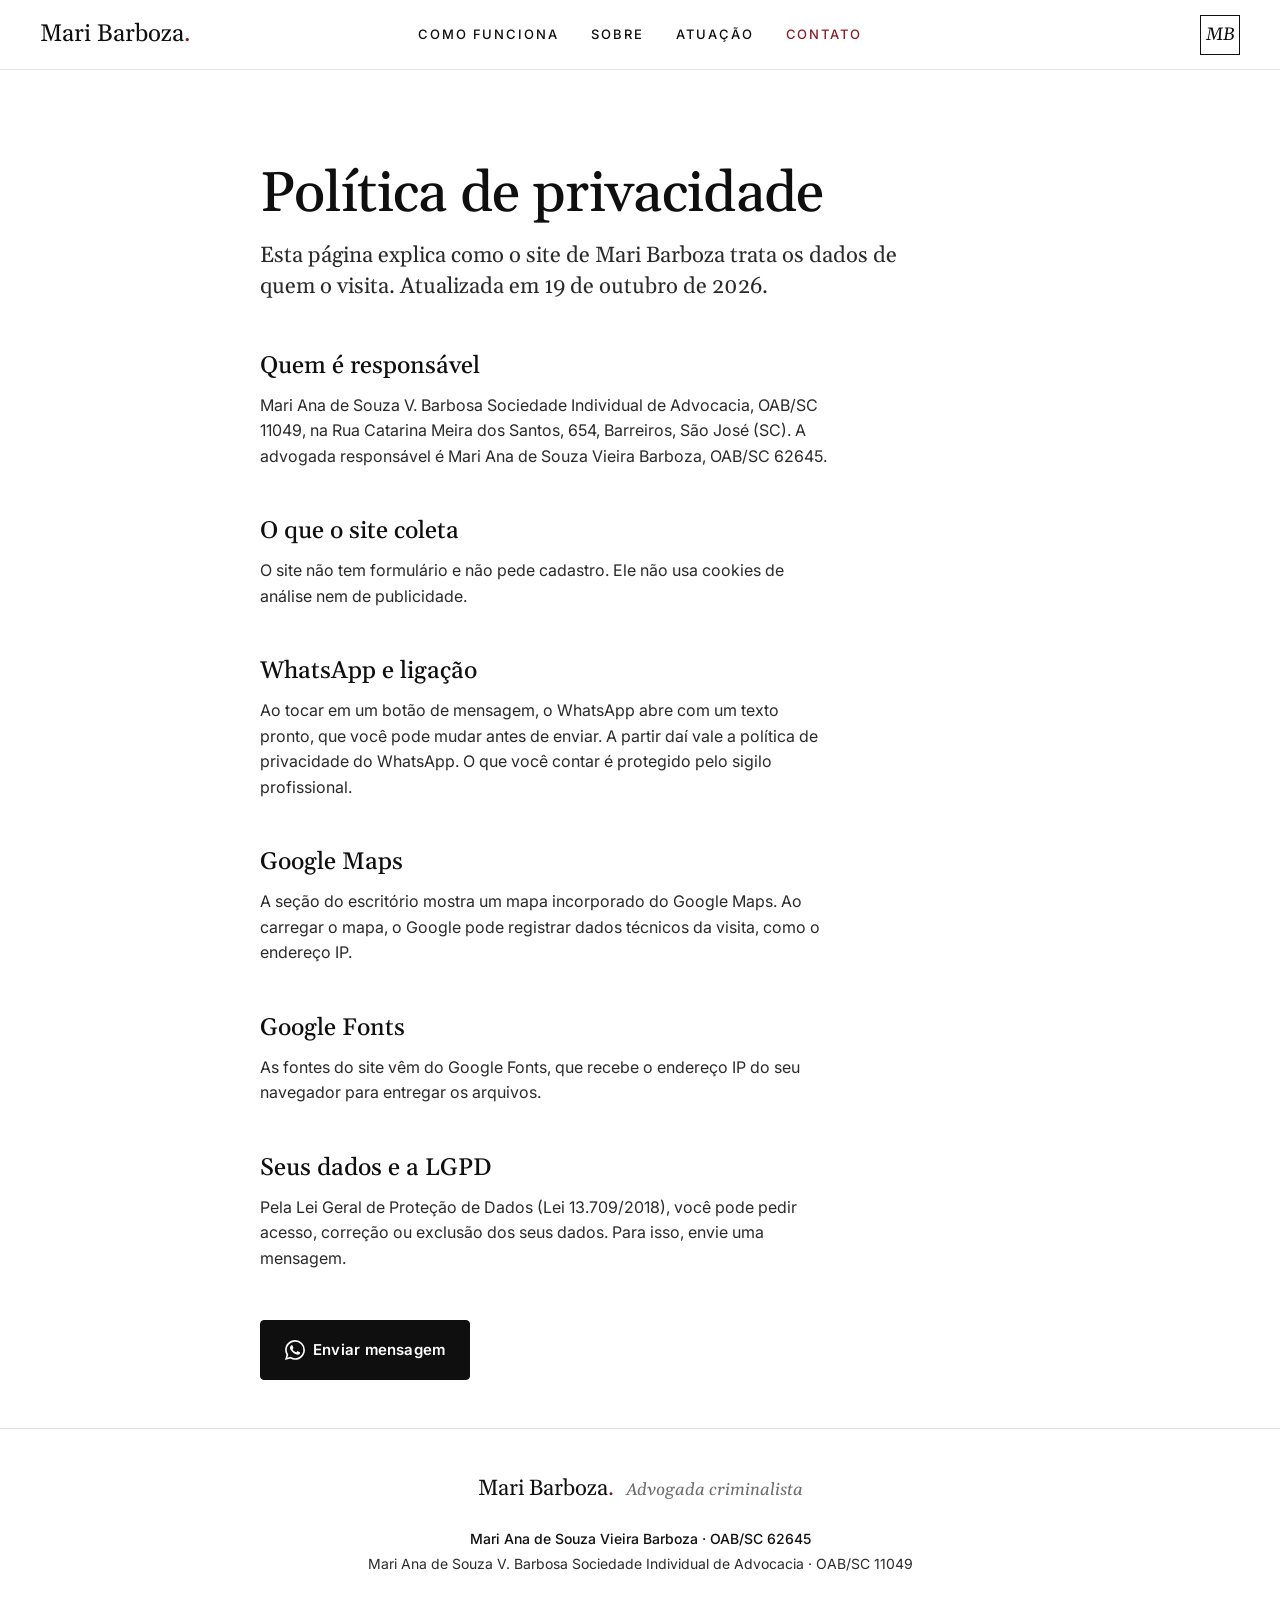
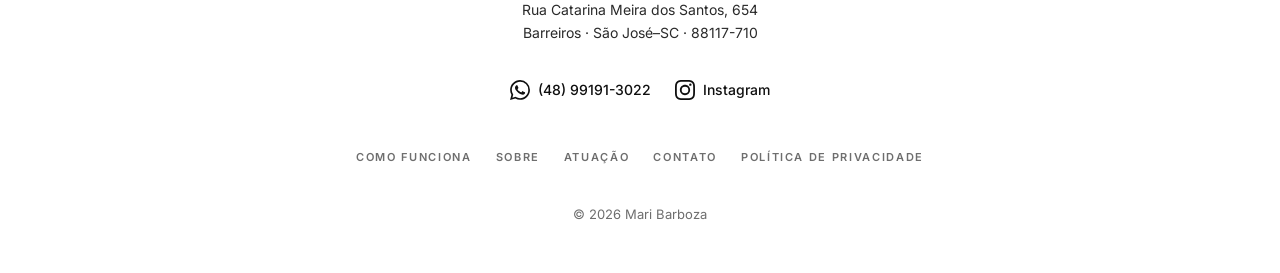
<file: politica-de-privacidade.html>
<!DOCTYPE html>
<html lang="pt-BR">
<head>
<meta charset="UTF-8">
<meta name="viewport" content="width=device-width, initial-scale=1">
<!-- PRÉ-VENDA: não remover até o Armin fechar a venda -->
<meta name="robots" content="noindex, nofollow">
<title>Política de privacidade | Mari Barboza</title>
<meta name="description" content="Como o site de Mari Barboza, advogada criminalista em São José (SC), trata os dados de quem o visita.">
<link rel="icon" href="data:image/svg+xml,%3Csvg xmlns='http://www.w3.org/2000/svg' viewBox='0 0 64 64'%3E%3Crect width='64' height='64' fill='%23FAF9F7'/%3E%3Crect x='4' y='4' width='56' height='56' fill='none' stroke='%230F0F0F' stroke-width='2'/%3E%3Ctext x='32' y='42' font-family='Georgia,serif' font-style='italic' font-size='26' text-anchor='middle' fill='%230F0F0F'%3EMB%3C/text%3E%3C/svg%3E">
<link rel="preconnect" href="https://fonts.googleapis.com">
<link rel="preconnect" href="https://fonts.gstatic.com" crossorigin>
<link href="https://fonts.googleapis.com/css2?family=Gelasio:ital,wght@0,400;0,500;1,400;1,500&amp;family=Inter:wght@400;500;600&amp;display=swap" rel="stylesheet">
<link rel="stylesheet" href="assets/css/base.css">
<link rel="stylesheet" href="assets/css/style.css">
</head>
<body>
<a class="pular-conteudo" href="#conteudo">Pular para o conteúdo</a>

<header class="cabecalho" data-header>
  <div class="container cabecalho__barra">
    <a class="marca" href="index.html">Mari Barboza<span class="marca__ponto">.</span></a>
    <nav class="cabecalho__nav" aria-label="Seções">
      <ul role="list">
        <li><a href="index.html#como-funciona">Como funciona</a></li>
        <li><a href="index.html#sobre">Sobre</a></li>
        <li><a href="index.html#atuacao">Atuação</a></li>
        <li><a class="cabecalho__destaque" href="index.html#onde-fica">Contato</a></li>
      </ul>
    </nav>
    <span class="monograma" aria-hidden="true">MB</span>
    <a class="botao botao--primario cabecalho__whatsapp" href="https://wa.me/5548991913022?text=Ol%C3%A1%2C%20Dra.%20Mari%20Ana.%20Encontrei%20seu%20site%20e%20gostaria%20de%20conversar%20sobre%20uma%20situa%C3%A7%C3%A3o." target="_blank" rel="noopener" aria-label="Enviar mensagem pelo WhatsApp"><svg class="icone icone--marca" width="20" height="20" fill="currentColor" aria-hidden="true" focusable="false" role="img" viewBox="0 0 24 24" xmlns="http://www.w3.org/2000/svg"><path d="M17.472 14.382c-.297-.149-1.758-.867-2.03-.967-.273-.099-.471-.148-.67.15-.197.297-.767.966-.94 1.164-.173.199-.347.223-.644.075-.297-.15-1.255-.463-2.39-1.475-.883-.788-1.48-1.761-1.653-2.059-.173-.297-.018-.458.13-.606.134-.133.298-.347.446-.52.149-.174.198-.298.298-.497.099-.198.05-.371-.025-.52-.075-.149-.669-1.612-.916-2.207-.242-.579-.487-.5-.669-.51-.173-.008-.371-.01-.57-.01-.198 0-.52.074-.792.372-.272.297-1.04 1.016-1.04 2.479 0 1.462 1.065 2.875 1.213 3.074.149.198 2.096 3.2 5.077 4.487.709.306 1.262.489 1.694.625.712.227 1.36.195 1.871.118.571-.085 1.758-.719 2.006-1.413.248-.694.248-1.289.173-1.413-.074-.124-.272-.198-.57-.347m-5.421 7.403h-.004a9.87 9.87 0 01-5.031-1.378l-.361-.214-3.741.982.998-3.648-.235-.374a9.86 9.86 0 01-1.51-5.26c.001-5.45 4.436-9.884 9.888-9.884 2.64 0 5.122 1.03 6.988 2.898a9.825 9.825 0 012.893 6.994c-.003 5.45-4.437 9.884-9.885 9.884m8.413-18.297A11.815 11.815 0 0012.05 0C5.495 0 .16 5.335.157 11.892c0 2.096.547 4.142 1.588 5.945L.057 24l6.305-1.654a11.882 11.882 0 005.683 1.448h.005c6.554 0 11.89-5.335 11.893-11.893a11.821 11.821 0 00-3.48-8.413Z"/></svg>WhatsApp</a>
  </div>
</header>

<main id="conteudo">
  <section class="secao pagina">
    <div class="container--estreito">
      <h1>Política de privacidade</h1>
      <p class="pagina__intro">Esta página explica como o site de Mari Barboza trata os dados de quem o visita. Atualizada em 19 de outubro de 2026.</p>

      <h2>Quem é responsável</h2>
      <p>Mari Ana de Souza V. Barbosa Sociedade Individual de Advocacia, OAB/SC 11049, na Rua Catarina Meira dos Santos, 654, Barreiros, São José (SC). A advogada responsável é Mari Ana de Souza Vieira Barboza, OAB/SC 62645.</p>

      <h2>O que o site coleta</h2>
      <p>O site não tem formulário e não pede cadastro. Ele não usa cookies de análise nem de publicidade.</p>

      <h2>WhatsApp e ligação</h2>
      <p>Ao tocar em um botão de mensagem, o WhatsApp abre com um texto pronto, que você pode mudar antes de enviar. A partir daí vale a política de privacidade do WhatsApp. O que você contar é protegido pelo sigilo profissional.</p>

      <h2>Google Maps</h2>
      <p>A seção do escritório mostra um mapa incorporado do Google Maps. Ao carregar o mapa, o Google pode registrar dados técnicos da visita, como o endereço IP.</p>

      <h2>Google Fonts</h2>
      <p>As fontes do site vêm do Google Fonts, que recebe o endereço IP do seu navegador para entregar os arquivos.</p>

      <h2>Seus dados e a LGPD</h2>
      <p>Pela Lei Geral de Proteção de Dados (Lei 13.709/2018), você pode pedir acesso, correção ou exclusão dos seus dados. Para isso, envie uma mensagem.</p>

      <div class="pagina__acao">
        <a class="botao botao--primario" href="https://wa.me/5548991913022?text=Ol%C3%A1%2C%20Dra.%20Mari%20Ana.%20Tenho%20uma%20d%C3%BAvida%20sobre%20os%20meus%20dados%20no%20site." target="_blank" rel="noopener"><svg class="icone icone--marca" width="20" height="20" fill="currentColor" aria-hidden="true" focusable="false" role="img" viewBox="0 0 24 24" xmlns="http://www.w3.org/2000/svg"><path d="M17.472 14.382c-.297-.149-1.758-.867-2.03-.967-.273-.099-.471-.148-.67.15-.197.297-.767.966-.94 1.164-.173.199-.347.223-.644.075-.297-.15-1.255-.463-2.39-1.475-.883-.788-1.48-1.761-1.653-2.059-.173-.297-.018-.458.13-.606.134-.133.298-.347.446-.52.149-.174.198-.298.298-.497.099-.198.05-.371-.025-.52-.075-.149-.669-1.612-.916-2.207-.242-.579-.487-.5-.669-.51-.173-.008-.371-.01-.57-.01-.198 0-.52.074-.792.372-.272.297-1.04 1.016-1.04 2.479 0 1.462 1.065 2.875 1.213 3.074.149.198 2.096 3.2 5.077 4.487.709.306 1.262.489 1.694.625.712.227 1.36.195 1.871.118.571-.085 1.758-.719 2.006-1.413.248-.694.248-1.289.173-1.413-.074-.124-.272-.198-.57-.347m-5.421 7.403h-.004a9.87 9.87 0 01-5.031-1.378l-.361-.214-3.741.982.998-3.648-.235-.374a9.86 9.86 0 01-1.51-5.26c.001-5.45 4.436-9.884 9.888-9.884 2.64 0 5.122 1.03 6.988 2.898a9.825 9.825 0 012.893 6.994c-.003 5.45-4.437 9.884-9.885 9.884m8.413-18.297A11.815 11.815 0 0012.05 0C5.495 0 .16 5.335.157 11.892c0 2.096.547 4.142 1.588 5.945L.057 24l6.305-1.654a11.882 11.882 0 005.683 1.448h.005c6.554 0 11.89-5.335 11.893-11.893a11.821 11.821 0 00-3.48-8.413Z"/></svg>Enviar mensagem</a>
      </div>
    </div>
  </section>
</main>

<footer class="rodape">
  <div class="container rodape__conteudo">
    <p class="rodape__marca"><span class="marca">Mari Barboza<span class="marca__ponto">.</span></span> <em>Advogada criminalista</em></p>
    <div class="rodape__id">
      <p>Mari Ana de Souza Vieira <span class="nowrap">Barboza · OAB/SC 62645</span></p>
      <p>Mari Ana de Souza V. Barbosa Sociedade Individual de <span class="nowrap">Advocacia · OAB/SC 11049</span></p>
    </div>
    <address class="rodape__endereco">Rua Catarina Meira dos Santos, 654<br>Barreiros · São José–SC · 88117-710</address>
    <ul class="rodape__contato" role="list">
      <li><a href="https://wa.me/5548991913022?text=Ol%C3%A1%2C%20Dra.%20Mari%20Ana.%20Encontrei%20seu%20site%20e%20gostaria%20de%20conversar%20sobre%20uma%20situa%C3%A7%C3%A3o." target="_blank" rel="noopener"><svg class="icone icone--marca" width="20" height="20" fill="currentColor" aria-hidden="true" focusable="false" role="img" viewBox="0 0 24 24" xmlns="http://www.w3.org/2000/svg"><path d="M17.472 14.382c-.297-.149-1.758-.867-2.03-.967-.273-.099-.471-.148-.67.15-.197.297-.767.966-.94 1.164-.173.199-.347.223-.644.075-.297-.15-1.255-.463-2.39-1.475-.883-.788-1.48-1.761-1.653-2.059-.173-.297-.018-.458.13-.606.134-.133.298-.347.446-.52.149-.174.198-.298.298-.497.099-.198.05-.371-.025-.52-.075-.149-.669-1.612-.916-2.207-.242-.579-.487-.5-.669-.51-.173-.008-.371-.01-.57-.01-.198 0-.52.074-.792.372-.272.297-1.04 1.016-1.04 2.479 0 1.462 1.065 2.875 1.213 3.074.149.198 2.096 3.2 5.077 4.487.709.306 1.262.489 1.694.625.712.227 1.36.195 1.871.118.571-.085 1.758-.719 2.006-1.413.248-.694.248-1.289.173-1.413-.074-.124-.272-.198-.57-.347m-5.421 7.403h-.004a9.87 9.87 0 01-5.031-1.378l-.361-.214-3.741.982.998-3.648-.235-.374a9.86 9.86 0 01-1.51-5.26c.001-5.45 4.436-9.884 9.888-9.884 2.64 0 5.122 1.03 6.988 2.898a9.825 9.825 0 012.893 6.994c-.003 5.45-4.437 9.884-9.885 9.884m8.413-18.297A11.815 11.815 0 0012.05 0C5.495 0 .16 5.335.157 11.892c0 2.096.547 4.142 1.588 5.945L.057 24l6.305-1.654a11.882 11.882 0 005.683 1.448h.005c6.554 0 11.89-5.335 11.893-11.893a11.821 11.821 0 00-3.48-8.413Z"/></svg>(48) 99191-3022</a></li>
      <li><a href="https://www.instagram.com/maribarbozaadv/" target="_blank" rel="noopener" aria-label="Instagram de Mari Barboza"><svg class="icone icone--marca" width="20" height="20" fill="currentColor" aria-hidden="true" focusable="false" role="img" viewBox="0 0 24 24" xmlns="http://www.w3.org/2000/svg"><path d="M7.0301.084c-1.2768.0602-2.1487.264-2.911.5634-.7888.3075-1.4575.72-2.1228 1.3877-.6652.6677-1.075 1.3368-1.3802 2.127-.2954.7638-.4956 1.6365-.552 2.914-.0564 1.2775-.0689 1.6882-.0626 4.947.0062 3.2586.0206 3.6671.0825 4.9473.061 1.2765.264 2.1482.5635 2.9107.308.7889.72 1.4573 1.388 2.1228.6679.6655 1.3365 1.0743 2.1285 1.38.7632.295 1.6361.4961 2.9134.552 1.2773.056 1.6884.069 4.9462.0627 3.2578-.0062 3.668-.0207 4.9478-.0814 1.28-.0607 2.147-.2652 2.9098-.5633.7889-.3086 1.4578-.72 2.1228-1.3881.665-.6682 1.0745-1.3378 1.3795-2.1284.2957-.7632.4966-1.636.552-2.9124.056-1.2809.0692-1.6898.063-4.948-.0063-3.2583-.021-3.6668-.0817-4.9465-.0607-1.2797-.264-2.1487-.5633-2.9117-.3084-.7889-.72-1.4568-1.3876-2.1228C21.2982 1.33 20.628.9208 19.8378.6165 19.074.321 18.2017.1197 16.9244.0645 15.6471.0093 15.236-.005 11.977.0014 8.718.0076 8.31.0215 7.0301.0839m.1402 21.6932c-1.17-.0509-1.8053-.2453-2.2287-.408-.5606-.216-.96-.4771-1.3819-.895-.422-.4178-.6811-.8186-.9-1.378-.1644-.4234-.3624-1.058-.4171-2.228-.0595-1.2645-.072-1.6442-.079-4.848-.007-3.2037.0053-3.583.0607-4.848.05-1.169.2456-1.805.408-2.2282.216-.5613.4762-.96.895-1.3816.4188-.4217.8184-.6814 1.3783-.9003.423-.1651 1.0575-.3614 2.227-.4171 1.2655-.06 1.6447-.072 4.848-.079 3.2033-.007 3.5835.005 4.8495.0608 1.169.0508 1.8053.2445 2.228.408.5608.216.96.4754 1.3816.895.4217.4194.6816.8176.9005 1.3787.1653.4217.3617 1.056.4169 2.2263.0602 1.2655.0739 1.645.0796 4.848.0058 3.203-.0055 3.5834-.061 4.848-.051 1.17-.245 1.8055-.408 2.2294-.216.5604-.4763.96-.8954 1.3814-.419.4215-.8181.6811-1.3783.9-.4224.1649-1.0577.3617-2.2262.4174-1.2656.0595-1.6448.072-4.8493.079-3.2045.007-3.5825-.006-4.848-.0608M16.953 5.5864A1.44 1.44 0 1 0 18.39 4.144a1.44 1.44 0 0 0-1.437 1.4424M5.8385 12.012c.0067 3.4032 2.7706 6.1557 6.173 6.1493 3.4026-.0065 6.157-2.7701 6.1506-6.1733-.0065-3.4032-2.771-6.1565-6.174-6.1498-3.403.0067-6.156 2.771-6.1496 6.1738M8 12.0077a4 4 0 1 1 4.008 3.9921A3.9996 3.9996 0 0 1 8 12.0077"/></svg>Instagram</a></li>
    </ul>
    <nav aria-label="Rodapé">
      <ul class="rodape__links" role="list">
        <li><a href="index.html#como-funciona">Como funciona</a></li>
        <li><a href="index.html#sobre">Sobre</a></li>
        <li><a href="index.html#atuacao">Atuação</a></li>
        <li><a href="index.html#onde-fica">Contato</a></li>
        <li><a href="politica-de-privacidade.html">Política de privacidade</a></li>
      </ul>
    </nav>
    <p class="rodape__copy">© 2026 Mari Barboza</p>
  </div>
</footer>
<script src="assets/js/lenis.min.js" defer></script>
<script src="assets/js/main.js" defer></script>
<script src="assets/js/movimento.js" defer></script>
</body>
</html>
</file>
<file: assets/css/base.css>
/* base.css — regras fixas da agência. NÃO EDITAR por projeto.
   Tokens de cor, fonte, raio e sombra do cliente ficam em style.css.
   Escala e regras descritas em specs/design.md §0. */

:root {
  /* Espaçamento: escala fechada. Nenhum margin/padding/gap fora daqui. */
  --space-1: 0.25rem;  /*   4px */
  --space-2: 0.5rem;   /*   8px */
  --space-3: 0.75rem;  /*  12px */
  --space-4: 1rem;     /*  16px */
  --space-5: 1.5rem;   /*  24px */
  --space-6: 2rem;     /*  32px */
  --space-7: 3rem;     /*  48px */
  --space-8: 4rem;     /*  64px */
  --space-9: 6rem;     /*  96px */
  --space-10: 8rem;    /* 128px */

  --section-y: var(--space-8);          /* celular e tablet: 64px */
  --gutter: var(--space-5);             /* 24px */
  --container: 1200px;
  --container-narrow: 760px;

  /* Ícones: só estes dois tamanhos (+ círculo de card) */
  --icone-linha: 20px;
  --icone-card: 24px;
  --icone-circulo: 48px;

  --toque-min: 44px;
  --header-h: 72px;

  --ease-out: cubic-bezier(0.22, 1, 0.36, 1);
  --dur-fast: 0.14s;
  --dur-base: 0.24s;
  --dur-slow: 0.42s;
}
@media (min-width: 900px) {
  :root { --section-y: var(--space-9); --gutter: var(--space-6); }  /* 96px / 32px */
}
@media (max-width: 399px) {
  :root { --gutter: 1.25rem; }  /* 20px: única exceção à escala, só na borda da tela */
}

/* Reset enxuto */
*, *::before, *::after { box-sizing: border-box; }
html { -webkit-text-size-adjust: 100%; overflow-x: clip; scroll-behavior: smooth; }
body { margin: 0; overflow-x: clip; min-height: 100vh; text-rendering: optimizeLegibility; -webkit-font-smoothing: antialiased; }
h1, h2, h3, h4, p, figure, blockquote, ul, ol, dl { margin: 0; }
ul[role="list"], ol[role="list"] { list-style: none; padding: 0; }
img, picture, svg, video { display: block; max-width: 100%; }
img { height: auto; }
input, button, textarea, select { font: inherit; color: inherit; }
button { cursor: pointer; }
a { color: inherit; }
[hidden] { display: none !important; }
:target, [id] { scroll-margin-top: calc(var(--header-h) + var(--space-4)); }

/* Estrutura */
.container { width: min(100% - 2 * var(--gutter), var(--container)); margin-inline: auto; }
.container--estreito { width: min(100% - 2 * var(--gutter), var(--container-narrow)); margin-inline: auto; }
.secao { padding-block: var(--section-y); }

/* Imagens: sempre cobrem o espaço reservado, sem distorcer */
.midia { position: relative; overflow: hidden; }
.midia > img, .midia > picture, .midia > picture > img { width: 100%; height: 100%; object-fit: cover; }
.proporcao-heroi   { aspect-ratio: 4 / 5; }
.proporcao-card    { aspect-ratio: 4 / 3; }
.proporcao-retrato { aspect-ratio: 4 / 5; }
.proporcao-avatar  { aspect-ratio: 1 / 1; border-radius: 50%; }
@media (min-width: 900px) { .proporcao-heroi { aspect-ratio: 3 / 2; } }

/* Ícones (gerados por ~/agencia/scripts/icone.mjs) */
.icone { width: var(--icone-card); height: var(--icone-card); flex-shrink: 0; }
.icone--linha, .botao .icone, p .icone, li .icone { width: var(--icone-linha); height: var(--icone-linha); }
.icone-circulo {
  display: inline-grid; place-items: center;
  width: var(--icone-circulo); height: var(--icone-circulo); border-radius: 50%;
}

/* Acessibilidade */
.pular-conteudo {
  position: absolute; left: var(--space-4); top: calc(-1 * var(--space-9)); z-index: 1000;
  padding: var(--space-3) var(--space-4); background: #fff; color: #000; border-radius: var(--space-2);
}
.pular-conteudo:focus { top: var(--space-3); }
:focus-visible { outline: 3px solid var(--focus-ring, currentColor); outline-offset: 2px; }
.sr-only {
  position: absolute !important; width: 1px; height: 1px; padding: 0; margin: -1px;
  overflow: hidden; clip: rect(0 0 0 0); white-space: nowrap; border: 0;
}
a, button, [role="button"], input, select, textarea, summary { min-height: var(--toque-min); }
p a, li a { min-height: 0; }

/* Menu de celular: fechado = fora da tela E fora do teclado (lição: menu fechado recebia foco) */
.menu-celular { visibility: hidden; pointer-events: none; }
.menu-celular[data-aberto="true"] { visibility: visible; pointer-events: auto; }
body[data-menu="true"] { overflow: hidden; }

/* Entrada de seção (main.js adiciona .visivel). Sem JS, tudo aparece. */
.js .revelar { opacity: 0; transform: translateY(16px); transition: opacity var(--dur-slow) var(--ease-out), transform var(--dur-slow) var(--ease-out); }
.js .revelar.visivel { opacity: 1; transform: none; }

/* Botão fixo de WhatsApp no celular: aparece em TODAS as páginas depois de rolar (lição: só funcionava na home) */
.whatsapp-fixo {
  position: fixed; left: var(--gutter); right: var(--gutter); bottom: var(--space-4); z-index: 90;
  display: flex; align-items: center; justify-content: center; gap: var(--space-2);
  min-height: 56px; border-radius: 999px; text-decoration: none;
  transform: translateY(calc(100% + var(--space-6))); transition: transform var(--dur-base) var(--ease-out);
}
.whatsapp-fixo[data-visivel="true"] { transform: none; }
@media (min-width: 900px) { .whatsapp-fixo { display: none; } }
/* Reserva o espaço do botão fixo no fim da página, senão ele cobre o último conteúdo (lição: Loredana) */
@media (max-width: 899px) { body:has(.whatsapp-fixo) { padding-bottom: calc(56px + var(--space-6)); } }

/* Caixa de foto real que falta (specs/design.md §0). Nunca pode sobrar sem registro em revisao/pendencias.md. */
.foto-pendente {
  display: grid; place-content: center; gap: var(--space-3);
  width: 100%; max-width: 100%; height: 100%; padding: var(--space-6); text-align: center;
  background: #f4f2f0; border: 2px dashed #b9b2aa; border-radius: inherit; color: #625c55;
}
.foto-pendente .icone { margin-inline: auto; opacity: .55; }
.foto-pendente__titulo { font-weight: 600; line-height: 1.45; color: #231f20; max-width: 34ch; margin-inline: auto; overflow-wrap: anywhere; }
.foto-pendente__meta { font-size: 0.875rem; }

/* Lenis (rolagem suave): o próprio Lenis põe html.lenis; com ele ativo, o scroll-behavior do CSS sai do caminho */
html.lenis, html.lenis body { height: auto; }
.lenis.lenis-smooth { scroll-behavior: auto !important; }
.lenis.lenis-smooth [data-lenis-prevent] { overscroll-behavior: contain; }
.lenis.lenis-stopped { overflow: clip; }
.lenis.lenis-smooth iframe { pointer-events: none; }

/* Movimento reduzido: desliga tudo */
@media (prefers-reduced-motion: reduce) {
  html { scroll-behavior: auto; }
  *, *::before, *::after { animation: none !important; transition: none !important; }
  .js .revelar { opacity: 1; transform: none; }
}

/* "Onde fica": mapa + cartão de endereço (componentes/mapa.html, §0 "Mapa"). Regra do Armin, 15/10/2026.
   O mapa não captura toque nem roda (senão prende a rolagem e o Lenis): clicar abre o Google Maps. */
.local__grade { display: grid; gap: var(--space-6); }
.local__cartao { display: flex; flex-direction: column; gap: var(--space-4); }
.local__endereco { font-style: normal; line-height: 1.6; }
.local__fatos { display: none; }
.local__fatos li { display: flex; align-items: flex-start; gap: var(--space-3); }
.local__acoes { display: flex; flex-wrap: wrap; gap: var(--space-3); margin-top: var(--space-2); }
.local__so-computador { display: none; }
.local__mapa { position: relative; display: block; order: -1; aspect-ratio: 4 / 3; overflow: hidden; border-radius: var(--raio, 0); background: var(--local-fundo, #eceae6); }
.local__mapa iframe { position: absolute; inset: 0; width: 100%; height: 100%; border: 0; pointer-events: none; }
.local__selo { position: absolute; right: var(--space-3); bottom: var(--space-3); display: inline-flex; align-items: center; gap: var(--space-2); min-height: var(--toque-min); padding-inline: var(--space-4); border-radius: 999px; background: #fff; color: #1f1f1f; font-size: 0.875rem; font-weight: 600; box-shadow: 0 1px 4px rgb(0 0 0 / 0.18); }
.local__mapa:focus-visible { outline: 3px solid currentColor; outline-offset: 3px; }
@media (min-width: 900px) {
  .local__grade { grid-template-columns: 5fr 7fr; gap: 0; align-items: stretch; border: 1px solid var(--local-borda, rgb(0 0 0 / 0.12)); border-radius: var(--raio, 0); overflow: hidden; }
  .local__cartao { padding: var(--space-7); background: var(--local-fundo, transparent); justify-content: center; }
  .local__fatos { display: grid; gap: var(--space-3); border-block: 1px solid var(--local-borda, rgb(0 0 0 / 0.12)); }
  /* [role="list"]: senão ul[role="list"] { padding: 0 } (0,1,1) anula o padding e os fios encostam no texto (Hérica, 16/10/2026) */
  .local__fatos[role="list"] { padding-block: var(--space-4); }
  .local__so-computador { display: inline-flex; }
  .local__mapa { order: 0; aspect-ratio: auto; min-height: 440px; border-radius: 0; }
}
</file>
<file: assets/css/style.css>
/* style.css — tokens e componentes do site da Mari Barboza (advogada criminalista, São José/SC),
   a partir de specs/design.md §1–§11 (referência schmidtrechtsanwalt.de).
   Espaçamento SEMPRE com var(--space-N) de base.css. Media queries de cada componente DEPOIS das regras base dele. */

/* ============ 0. Tokens ============ */
:root {
  --tinta: #0F0F0F;
  --texto: #2A2A2A;
  --texto-2: #6E6E6E;
  --papel: #FAF9F7;
  --branco: #FFFFFF;
  --bordo: #8A1D28;
  --bordo-escuro: #6E1620;
  --bordo-claro: #C98A93;   /* só sobre a faixa preta (6,9:1) */
  --sobre-escuro: #C2C2C2;
  --sobre-escuro-2: #A8A8A8;
  --fio: #E6E4E0;
  --moldura-interna: #D9D6D0;

  --brand: var(--tinta);
  --accent: var(--bordo);
  --accent-texto: var(--bordo);
  --surface-1: var(--branco);
  --surface-2: var(--papel);
  --surface-escura: var(--tinta);
  --text-1: var(--tinta);
  --text-2: var(--texto);
  --text-3: var(--texto-2);
  --local-fundo: var(--branco);
  --local-borda: var(--fio);

  --fonte-titulo: "Gelasio", Georgia, serif;
  --fonte-corpo: "Inter", system-ui, -apple-system, "Segoe UI", sans-serif;
  --h1: clamp(2.5rem, 7vw + 0.5rem, 4.625rem);
  --h2: clamp(1.6875rem, 2.2vw + 1rem, 2.375rem);
  --h3: clamp(1.3125rem, 0.4vw + 1.2rem, 1.4375rem);
  --frase: clamp(2.125rem, 3vw + 1.2rem, 3.5rem);
  --lead: clamp(1.125rem, 0.5vw + 1rem, 1.375rem);

  --raio: 4px;
  --sombra-retrato: 0 30px 60px -30px rgba(0, 0, 0, .18);
  --focus-ring: var(--bordo);
  --cabecalho-h: 62px;
  --botao-h: 52px;
  --ease: ease;
}
@media (min-width: 900px) {
  :root { --cabecalho-h: 70px; --botao-h: 60px; }
}

/* ============ 1. Base tipográfica ============ */
body {
  font-family: var(--fonte-corpo);
  font-size: 1rem;
  line-height: 1.6;
  color: var(--texto);
  background: var(--branco);
  padding-top: var(--cabecalho-h);
}
h1, h2, h3, .local__titulo, .frase-grande {
  font-family: var(--fonte-titulo);
  color: var(--tinta);
  text-wrap: balance;
}
h1 { font-size: var(--h1); line-height: 1.01; font-weight: 500; letter-spacing: -0.012em; }
h2, .local__titulo { font-size: var(--h2); line-height: 1.11; font-weight: 400; }
h3 { font-size: var(--h3); line-height: 1.21; font-weight: 500; }
h1 em, h2 em, .local__titulo em, .frase-grande em { font-style: italic; color: var(--bordo); white-space: nowrap; }
p { max-width: 36em; }
.nowrap { white-space: nowrap; }
::selection { background: var(--bordo); color: var(--branco); }
:focus-visible { outline: 2px solid var(--bordo); outline-offset: 3px; }
html.lenis [id] { scroll-margin-top: 0; } /* o offset do Lenis já desconta o cabeçalho (lição Nathália) */

/* Rótulo com fio de 28px (recurso 2) */
.rotulo {
  display: flex; align-items: center; gap: var(--space-3);
  font-family: var(--fonte-corpo); font-size: 0.75rem; font-weight: 600;
  letter-spacing: 0.23em; text-transform: uppercase; color: var(--texto-2);
  line-height: 1.4;
}
.rotulo::before { content: ""; flex: 0 0 28px; height: 1px; background: var(--bordo); }

/* Cabeça de seção */
.cabeca { display: grid; gap: var(--space-3); margin-bottom: var(--space-6); }
.cabeca h2 { max-width: 20em; }
.cabeca__apoio { margin-top: var(--space-1); color: var(--texto); }
.cabeca--centro { justify-items: center; text-align: center; }
.cabeca--centro .rotulo { justify-content: center; }
.cabeca--centro .cabeca__apoio { margin-inline: auto; }
@media (max-width: 899px) {
  .cabeca--esq-celular { justify-items: start; text-align: left; }
  .cabeca--esq-celular .rotulo { justify-content: flex-start; }
  .cabeca--esq-celular .cabeca__apoio { margin-inline: 0; }
}
@media (min-width: 900px) {
  .cabeca { margin-bottom: var(--space-7); }
}

/* Container do tablet: eixo único de 560px em 600–899 (todas as variantes, lição Loredana/Elisa/Rafaela) */
@media (min-width: 600px) and (max-width: 899px) {
  .container, .container--estreito { width: min(100% - 2 * var(--gutter), 560px); }
}

/* ============ 2. Botões (§6, um raio só) ============ */
.botao {
  display: inline-flex; align-items: center; justify-content: center; gap: var(--space-2);
  min-height: var(--botao-h);
  padding: var(--space-3) var(--space-5);
  border: 1px solid transparent; border-radius: var(--raio);
  font-family: var(--fonte-corpo); font-size: 0.9375rem; font-weight: 600; letter-spacing: 0.015em; line-height: 1.2;
  text-decoration: none; text-align: center; white-space: nowrap;
  transition: background-color .2s var(--ease), border-color .2s var(--ease), color .2s var(--ease);
}
.botao .icone { width: var(--icone-linha); height: var(--icone-linha); }
.botao--primario { background: var(--tinta); border-color: var(--tinta); color: var(--branco); }
.botao--primario:hover { background: var(--bordo); border-color: var(--bordo); }
.botao--secundario { background: var(--bordo); border-color: var(--bordo); color: var(--branco); }
.botao--secundario:hover { background: var(--bordo-escuro); border-color: var(--bordo-escuro); }
.botao--contorno { background: transparent; border-color: var(--tinta); color: var(--tinta); }
.botao--contorno:hover { background: var(--tinta); color: var(--branco); }

.link {
  display: inline-flex; align-items: center; min-height: var(--toque-min);
  font-size: 0.9375rem; font-weight: 500; color: var(--tinta);
  text-decoration: underline; text-decoration-thickness: 1px; text-underline-offset: 4px;
  transition: color .2s var(--ease);
}
.link:hover { color: var(--bordo); }

/* ============ 3. Cabeçalho (fixo, modo B no celular) ============ */
.cabecalho {
  position: fixed; top: 0; left: 0; right: 0; z-index: 100;
  height: var(--cabecalho-h);
  background: rgba(255, 255, 255, .96);
  -webkit-backdrop-filter: saturate(1.8) blur(10px);
  backdrop-filter: saturate(1.8) blur(10px);
  border-bottom: 1px solid var(--fio);
}
.cabecalho__barra { height: 100%; display: flex; align-items: center; justify-content: space-between; gap: var(--space-3); }
.marca {
  flex-shrink: 0;
  font-family: var(--fonte-titulo); font-size: 1.25rem; font-weight: 400; line-height: 1.1;
  color: var(--tinta); text-decoration: none; white-space: nowrap;
  display: inline-flex; align-items: center;
}
.marca__ponto { color: var(--bordo); }
.cabecalho__nav, .monograma { display: none; }
.cabecalho__whatsapp { flex-shrink: 0; min-height: var(--toque-min); padding: var(--space-2) var(--space-4); }
@media (max-width: 359px) {
  .marca { font-size: 1.125rem; }
  .cabecalho__whatsapp { padding-inline: var(--space-3); }
}
@media (min-width: 900px) {
  .cabecalho__barra { display: grid; grid-template-columns: 1fr auto 1fr; }
  .marca { font-size: 1.5rem; justify-self: start; }
  .cabecalho__whatsapp { display: none; }
  .cabecalho__nav { display: block; }
  .cabecalho__nav ul { display: flex; gap: var(--space-5); }
  .cabecalho__nav a {
    display: inline-flex; align-items: center; min-height: var(--toque-min);
    font-size: 0.8125rem; font-weight: 500; letter-spacing: 0.1em; text-transform: uppercase;
    color: var(--tinta); text-decoration: none; white-space: nowrap; transition: color .2s var(--ease);
  }
  .cabecalho__nav a:hover, .cabecalho__nav .cabecalho__destaque { color: var(--bordo); }
  .cabecalho__nav .cabecalho__destaque:hover { color: var(--bordo-escuro); }
  .monograma {
    display: grid; place-items: center; justify-self: end;
    width: 40px; height: 40px; border: 1px solid var(--tinta);
    font-family: var(--fonte-titulo); font-style: italic; font-size: 1.125rem; line-height: 1; color: var(--tinta);
  }
}
@media (min-width: 1100px) {
  .cabecalho__nav ul { gap: var(--space-6); }
  .cabecalho__nav a { letter-spacing: 0.15em; }
}

/* ============ 4. Retrato com moldura de negativo (§5) ============ */
.retrato {
  position: relative; aspect-ratio: 4 / 5; overflow: hidden;
  border: 6px solid var(--tinta);
  outline: 2px solid var(--moldura-interna); outline-offset: -10px;
  box-shadow: var(--sombra-retrato);
  background: var(--tinta);
}
.retrato picture { display: block; height: 100%; }
.retrato img { width: 100%; height: 100%; object-fit: cover; }

/* ============ 5. Herói ============ */
.heroi { padding-top: var(--space-6); }
.heroi__grade { display: grid; grid-template-columns: minmax(0, 1fr); gap: var(--space-7); }
.heroi__titulo { margin-top: var(--space-3); }
.heroi__titulo .linha { display: block; }
.heroi__sub {
  margin-top: var(--space-4);
  font-size: 0.875rem; font-weight: 500; letter-spacing: 0.2em; text-transform: uppercase; color: var(--tinta); line-height: 1.5;
}
.heroi__lead { margin-top: var(--space-5); font-family: var(--fonte-titulo); font-size: var(--lead); line-height: 1.43; color: var(--texto); max-width: 30em; }
.identificacao { margin-top: var(--space-4); font-size: 0.9375rem; font-weight: 500; color: var(--tinta); line-height: 1.5; }
.heroi__botoes { margin-top: var(--space-5); display: grid; grid-template-columns: minmax(0, 1fr) minmax(0, 1fr); gap: var(--space-3); }
.heroi__botoes .botao { padding-inline: var(--space-3); }
.heroi__contato {
  margin-top: var(--space-6); padding-top: var(--space-5); border-top: 1px solid var(--fio);
  display: grid; grid-template-columns: minmax(0, 1fr) minmax(0, 1fr); gap: var(--space-5);
  font-size: 0.9375rem; line-height: 1.6;
}
.heroi__contato-titulo { font-family: var(--fonte-titulo); font-size: 1.25rem; color: var(--tinta); margin-bottom: var(--space-1); line-height: 1.3; }
.link-tel { display: inline-flex; align-items: center; min-height: var(--toque-min); margin-block: calc(-1 * var(--space-3)); color: var(--tinta); font-weight: 500; text-decoration: underline; text-decoration-thickness: 1px; text-underline-offset: 4px; transition: color .2s var(--ease); }
.link-tel:hover { color: var(--bordo); }
.heroi__retrato { width: 100%; max-width: 560px; margin-inline: 0; }
.heroi__retrato img { object-position: 50% 30%; }
@media (max-width: 399px) {
  .heroi__botoes .botao { white-space: normal; }
}
@media (max-width: 359px) {
  .heroi__contato { grid-template-columns: minmax(0, 1fr); gap: var(--space-4); }
}
@media (min-width: 900px) {
  .heroi { padding-top: var(--space-9); }
  .heroi__grade { grid-template-columns: minmax(0, 1fr) minmax(0, 1fr); gap: var(--space-8); align-items: center; }
  .heroi__sub { font-size: 0.9375rem; }
  .heroi__botoes { display: flex; flex-wrap: wrap; }
  .heroi__botoes .botao { padding-inline: var(--space-5); }
  .heroi__retrato { max-width: 540px; justify-self: end; }
}

/* ============ 6. Faixa preta sobre mármore ============ */
.faixa { position: relative; isolation: isolate; overflow: hidden; background: var(--tinta); color: var(--sobre-escuro); text-align: center; }
.faixa__fundo { position: absolute; inset: 0; z-index: -2; }
.faixa__fundo img { width: 100%; height: 100%; object-fit: cover; }
.faixa::after { content: ""; position: absolute; inset: 0; z-index: -1; background: rgba(15, 15, 15, .86); }
.faixa__conteudo { display: grid; justify-items: center; gap: var(--space-3); }
.faixa .rotulo { color: var(--sobre-escuro-2); justify-content: center; }
.faixa .rotulo::before { background: var(--bordo-claro); }
.faixa h2 { color: var(--branco); max-width: 18em; }
.faixa h2 em { color: var(--bordo-claro); white-space: normal; }
.faixa__texto { margin-top: var(--space-2); font-size: 1.0625rem; color: var(--sobre-escuro); max-width: 36em; }
.faixa__telefone {
  margin-top: var(--space-4);
  display: inline-flex; align-items: center; gap: var(--space-3); min-height: var(--toque-min);
  font-size: 1.875rem; font-weight: 500; letter-spacing: 0.04em; line-height: 1.2;
  color: var(--branco); text-decoration: none; transition: color .2s var(--ease);
}
.faixa__telefone .icone { width: var(--icone-card); height: var(--icone-card); }
.faixa__telefone:hover { color: var(--bordo-claro); }
.faixa__telefone:focus-visible, .faixa a:focus-visible { outline-color: var(--bordo-claro); }
.faixa__nota { max-width: none; margin-top: var(--space-2); font-size: 0.75rem; font-weight: 600; letter-spacing: 0.2em; text-transform: uppercase; color: var(--bordo-claro); line-height: 1.6; }
@media (max-width: 359px) {
  .faixa__telefone { font-size: 1.625rem; letter-spacing: 0.02em; gap: var(--space-2); }
}
@media (max-width: 899px) {
  .faixa h2 em { display: block; }
}
@media (min-width: 400px) {
  .faixa h2 em { white-space: nowrap; }
}
@media (min-width: 900px) {
  .faixa__telefone { font-size: 2.25rem; }
}

/* ============ 7. Como funciona ============ */
ol.passos[role="list"] { display: grid; grid-template-columns: minmax(0, 1fr); gap: var(--space-6); padding: 0; }
.passos li { display: grid; align-content: start; }
.passo__num {
  display: flex; align-items: center; gap: var(--space-3);
  font-size: 0.75rem; font-weight: 600; letter-spacing: 0.23em; color: var(--bordo); margin-bottom: var(--space-4);
}
.passo__num::after { content: ""; flex: 0 0 28px; height: 1px; background: var(--bordo); }
.passos h3 { margin-bottom: var(--space-2); }
.funciona__acao { margin-top: var(--space-7); display: flex; justify-content: flex-start; }
.funciona__imagens { margin-top: var(--space-7); display: grid; grid-template-columns: minmax(0, 1fr) minmax(0, 1fr); gap: var(--space-3); }
.funciona__img { aspect-ratio: 4 / 3; background: var(--papel); }
.funciona__img--mensagem img { object-position: 50% 50%; }
.funciona__img--detalhe img { object-position: 50% 40%; }
@media (min-width: 900px) {
  ol.passos[role="list"] { grid-template-columns: repeat(3, minmax(0, 1fr)); gap: var(--space-7); }
  .passo__num::after { flex: 1 1 auto; } /* o fio continua até o passo seguinte */
  .funciona__acao { justify-content: center; }
  .funciona__imagens { grid-template-columns: minmax(0, 7fr) minmax(0, 5fr); gap: var(--space-5); }
  /* o detalhe acompanha a altura da imagem maior (revisor r1): 900px naturais exibidos a ≤ 490 × 515 */
  .funciona__img--detalhe { aspect-ratio: auto; height: 100%; }
}
@media (min-width: 1200px) {
  .funciona__img--mensagem { aspect-ratio: 3 / 2; } /* detalhe de 900px fica com escala de cover ≥ 1,48 (revisor r2) */
}

/* ============ 8. Frase grande ============ */
.frase { background: var(--papel); padding-bottom: var(--space-7); text-align: center; }
.frase-grande { font-size: var(--frase); line-height: 1.08; font-weight: 400; max-width: 18em; margin-inline: auto; }

/* ============ 9. Sobre ============ */
.sobre { background: var(--papel); padding-top: var(--space-7); }
.sobre__grade { display: grid; grid-template-columns: minmax(0, 1fr); gap: var(--space-6); grid-template-areas: "cabeca" "retrato" "texto"; }
.sobre__cabeca { grid-area: cabeca; display: grid; gap: var(--space-3); }
.sobre__retrato { grid-area: retrato; width: 100%; max-width: 560px; }
.sobre__retrato img { object-position: 50% 25%; }
.sobre__texto { grid-area: texto; display: grid; gap: var(--space-4); }
.assinatura { margin-top: var(--space-2); padding-top: var(--space-5); border-top: 1px solid var(--fio); display: grid; gap: var(--space-2); }
.assinatura__nome { font-family: var(--fonte-titulo); font-style: italic; font-size: 1.1875rem; color: var(--tinta); line-height: 1.35; }
.assinatura__sociedade { font-size: 0.875rem; color: var(--texto-2); line-height: 1.5; }
@media (min-width: 900px) {
  .sobre__grade {
    grid-template-columns: minmax(0, 5fr) minmax(0, 7fr); column-gap: var(--space-8); row-gap: 0;
    grid-template-rows: 1fr auto auto 1fr;
    grid-template-areas: "retrato ." "retrato cabeca" "retrato texto" "retrato .";
  }
  .sobre__cabeca { margin-bottom: var(--space-5); }
}

/* ============ 10. Atuação ============ */
.atuacao__faixa { aspect-ratio: 3 / 2; background: var(--papel); margin-bottom: var(--space-6); }
.atuacao__faixa img { object-position: 45% 18%; } /* topo das folhas com o clipe na faixa 3:1 (revisor r1) */
ul.atuacao__lista[role="list"] { padding: 0; border-bottom: 1px solid var(--fio); }
.atuacao__lista li { border-top: 1px solid var(--fio); padding-block: var(--space-5); }
.atuacao__lista .entra { display: grid; gap: var(--space-2); align-content: start; }
.atuacao__acao { margin-top: var(--space-7); display: flex; justify-content: flex-start; }
@media (min-width: 900px) {
  .atuacao__acao { justify-content: center; } /* mesmo eixo da cabeça centralizada (revisor r1) */
}
@media (min-width: 900px) {
  .atuacao__faixa { aspect-ratio: 3 / 1; margin-bottom: var(--space-7); }
  .atuacao__lista .entra { grid-template-columns: minmax(0, 5fr) minmax(0, 7fr); column-gap: var(--space-8); align-items: baseline; }
}

/* ============ 11. Onde fica (componente padrão; só cor, fonte e raio aqui) ============ */
.local { background: var(--papel); padding-bottom: var(--space-7); } /* junção com Perguntas: 48 + 48 */
.local .rotulo { margin-bottom: 0; }
.local__endereco { color: var(--texto); font-size: 1rem; }
.local__acoes .local__so-computador { display: none; } /* .botao trazia o botão de volta no celular (lição Ketlyn) */
.local__acoes .botao { min-height: var(--botao-h); }
.local__fatos li .icone { width: var(--icone-linha); height: var(--icone-linha); margin-top: var(--space-1); color: var(--tinta); }
.fato { display: grid; gap: var(--space-1); }
.fato__rotulo { font-size: 0.6875rem; font-weight: 600; letter-spacing: 0.2em; text-transform: uppercase; color: var(--texto-2); line-height: 1.4; }
.fato__valor { font-size: 0.9375rem; color: var(--tinta); line-height: 1.5; }
.local__selo { border-radius: var(--raio); display: none; } /* no celular o Google já desenha "Abrir no Maps" e o selo cobria o controle (revisor r1) */
.local__mapa iframe { filter: grayscale(1); } /* mapa no mesmo P&B do site (revisor r1) */
.local__selo .icone { width: var(--icone-linha); height: var(--icone-linha); }
@media (min-width: 900px) {
  .local__acoes .local__so-computador { display: inline-flex; }
  .local__selo { display: inline-flex; }
}

/* ============ 12. Perguntas ============ */
.perguntas { background: var(--papel); padding-top: 0; }
.perguntas__grade { display: grid; grid-template-columns: minmax(0, 1fr); gap: var(--space-6); border-top: 1px solid var(--fio); padding-top: var(--space-7); }
.perguntas__cabeca { display: grid; gap: var(--space-3); }
.perguntas__img { aspect-ratio: 4 / 3; background: var(--branco); }
.perguntas__img img { object-position: 35% 50%; }
.faq { border-top: 1px solid var(--fio); }
.faq details { border-bottom: 1px solid var(--fio); }
.faq summary {
  list-style: none; cursor: pointer;
  display: flex; align-items: center; justify-content: space-between; gap: var(--space-4);
  min-height: var(--toque-min); padding-block: var(--space-4);
  font-size: 1rem; font-weight: 500; color: var(--tinta); line-height: 1.45;
  transition: color .2s var(--ease);
}
.faq summary::-webkit-details-marker { display: none; }
.faq summary:hover { color: var(--bordo); }
.faq__icones { flex-shrink: 0; display: inline-grid; color: var(--tinta); }
.faq__icones .icone { width: var(--icone-linha); height: var(--icone-linha); grid-area: 1 / 1; }
.faq details .faq__icones .faq__menos { display: none; }
.faq details[open]:not(.fechando) .faq__icones .faq__menos { display: block; }
.faq details[open]:not(.fechando) .faq__icones .faq__mais { display: none; }
.faq__resposta { overflow: hidden; }
.faq__resposta p { padding-bottom: var(--space-5); padding-right: var(--space-7); color: var(--texto); }
.perguntas__acao { margin-top: var(--space-6); }
@media (min-width: 900px) {
  .perguntas__grade { grid-template-columns: minmax(0, 5fr) minmax(0, 7fr); column-gap: var(--space-8); row-gap: var(--space-7); }
  .perguntas__cabeca { grid-column: 1 / -1; }
}

/* ============ 13. Rodapé ============ */
.rodape { background: var(--branco); border-top: 1px solid var(--fio); padding-block: var(--space-7); text-align: center; font-size: 0.875rem; color: var(--texto); }
.rodape__conteudo { display: grid; justify-items: center; gap: var(--space-5); }
.rodape p { max-width: none; }
.rodape__marca { display: flex; flex-wrap: wrap; justify-content: center; align-items: baseline; column-gap: var(--space-3); row-gap: var(--space-1); }
.rodape__marca .marca { font-size: 1.375rem; }
.rodape__marca em { font-family: var(--fonte-titulo); font-style: italic; font-size: 1.0625rem; color: var(--texto-2); }
.rodape__id { display: grid; gap: var(--space-1); line-height: 1.55; }
.rodape__id p:first-child { color: var(--tinta); font-weight: 500; }
.rodape__endereco { font-style: normal; line-height: 1.6; }
ul.rodape__contato[role="list"] { display: flex; flex-wrap: wrap; justify-content: center; gap: var(--space-2) var(--space-5); }
.rodape__contato a {
  display: inline-flex; align-items: center; gap: var(--space-2); min-height: var(--toque-min);
  color: var(--tinta); font-weight: 500; text-decoration: none; transition: color .2s var(--ease);
}
.rodape__contato a:hover { color: var(--bordo); }
.rodape__contato .icone { width: var(--icone-linha); height: var(--icone-linha); }
ul.rodape__links[role="list"] { display: flex; flex-wrap: wrap; justify-content: center; gap: var(--space-2) var(--space-5); }
.rodape__links a {
  display: inline-flex; align-items: center; min-height: var(--toque-min);
  font-size: 0.6875rem; font-weight: 600; letter-spacing: 0.15em; text-transform: uppercase;
  color: var(--texto-2); text-decoration: none; transition: color .2s var(--ease);
}
.rodape__links a:hover { color: var(--bordo); }
.rodape__copy { font-size: 0.8125rem; color: var(--texto-2); }

/* ============ 14. Páginas internas (política e 404) ============ */
.pagina { padding-bottom: var(--space-7); } /* junção com o rodapé branco (lição Liz) */
.pagina h1 { font-size: clamp(2.25rem, 4vw + 1rem, 3.5rem); line-height: 1.05; }
.pagina h1 em { font-style: italic; color: var(--bordo); white-space: nowrap; }
.pagina__intro { margin-top: var(--space-4); font-family: var(--fonte-titulo); font-size: var(--lead); line-height: 1.43; max-width: 30em; }
.pagina h2 { margin-top: var(--space-7); margin-bottom: var(--space-3); font-size: 1.5rem; font-weight: 500; line-height: 1.2; }
.pagina__acao { margin-top: var(--space-7); }
.pagina__acoes { margin-top: var(--space-6); display: flex; flex-wrap: wrap; align-items: center; gap: var(--space-5); }
.pagina--404 { padding-top: var(--space-9); }

/* ============ 15. Movimento (movimento.js; §10) ============ */
.js .entra[data-lado] { opacity: 0; transition: opacity .8s ease, transform .8s ease; }
.js .entra[data-lado="esq"] { transform: translateX(-30px); }
.js .entra[data-lado="dir"] { transform: translateX(30px); }
.js .entra.entrou { opacity: 1; transform: none; }

@media (prefers-reduced-motion: reduce) {
  .js .entra[data-lado] { opacity: 1; transform: none; }
  .botao, .link, .faq summary { transition: none; }
}


/* Regra do Armin, 19/10/2026 (§0 "Rolagem leve no celular"): sem vidro desfocado no celular; fundo quase opaco. Aplicado por aplicar-carregamento.mjs. */
@media (max-width: 899px) {
  .cabecalho { -webkit-backdrop-filter: none; backdrop-filter: none; background: rgba(255, 255, 255, 0.96); }
}
</file>
